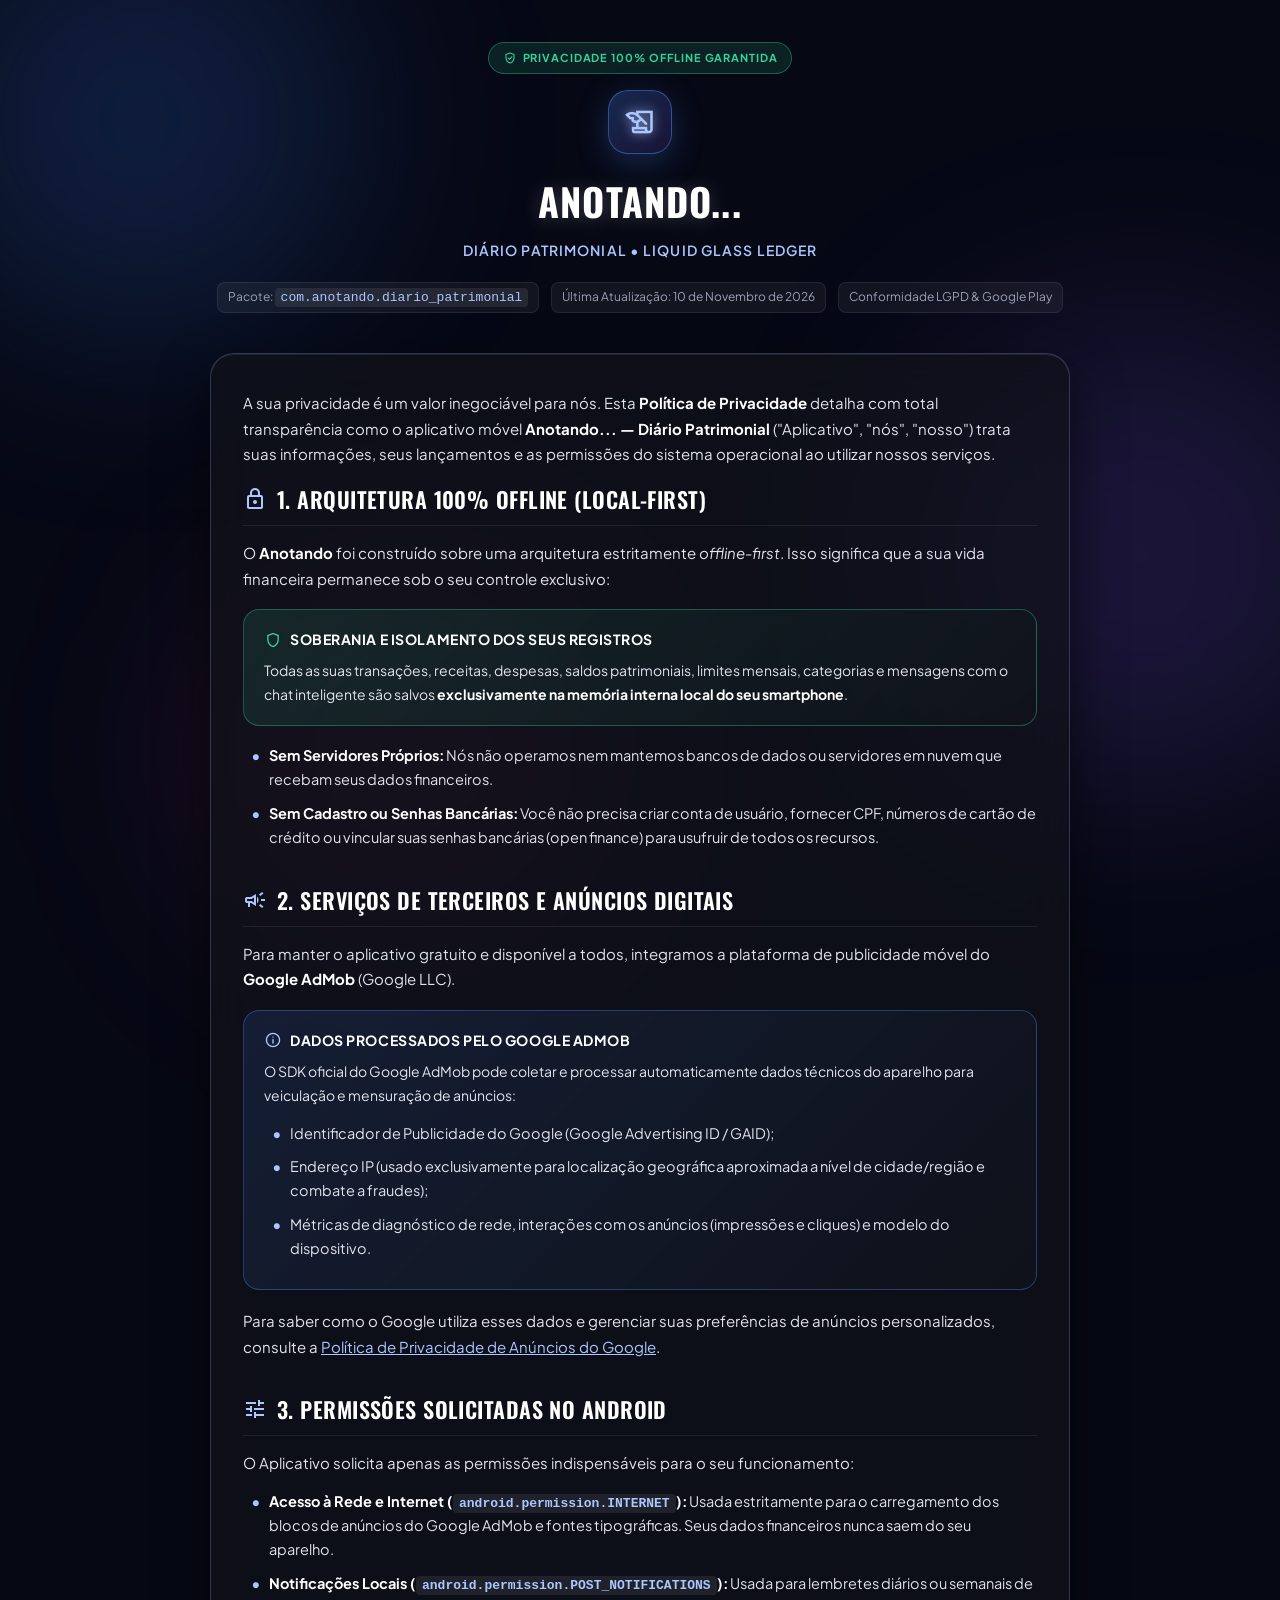
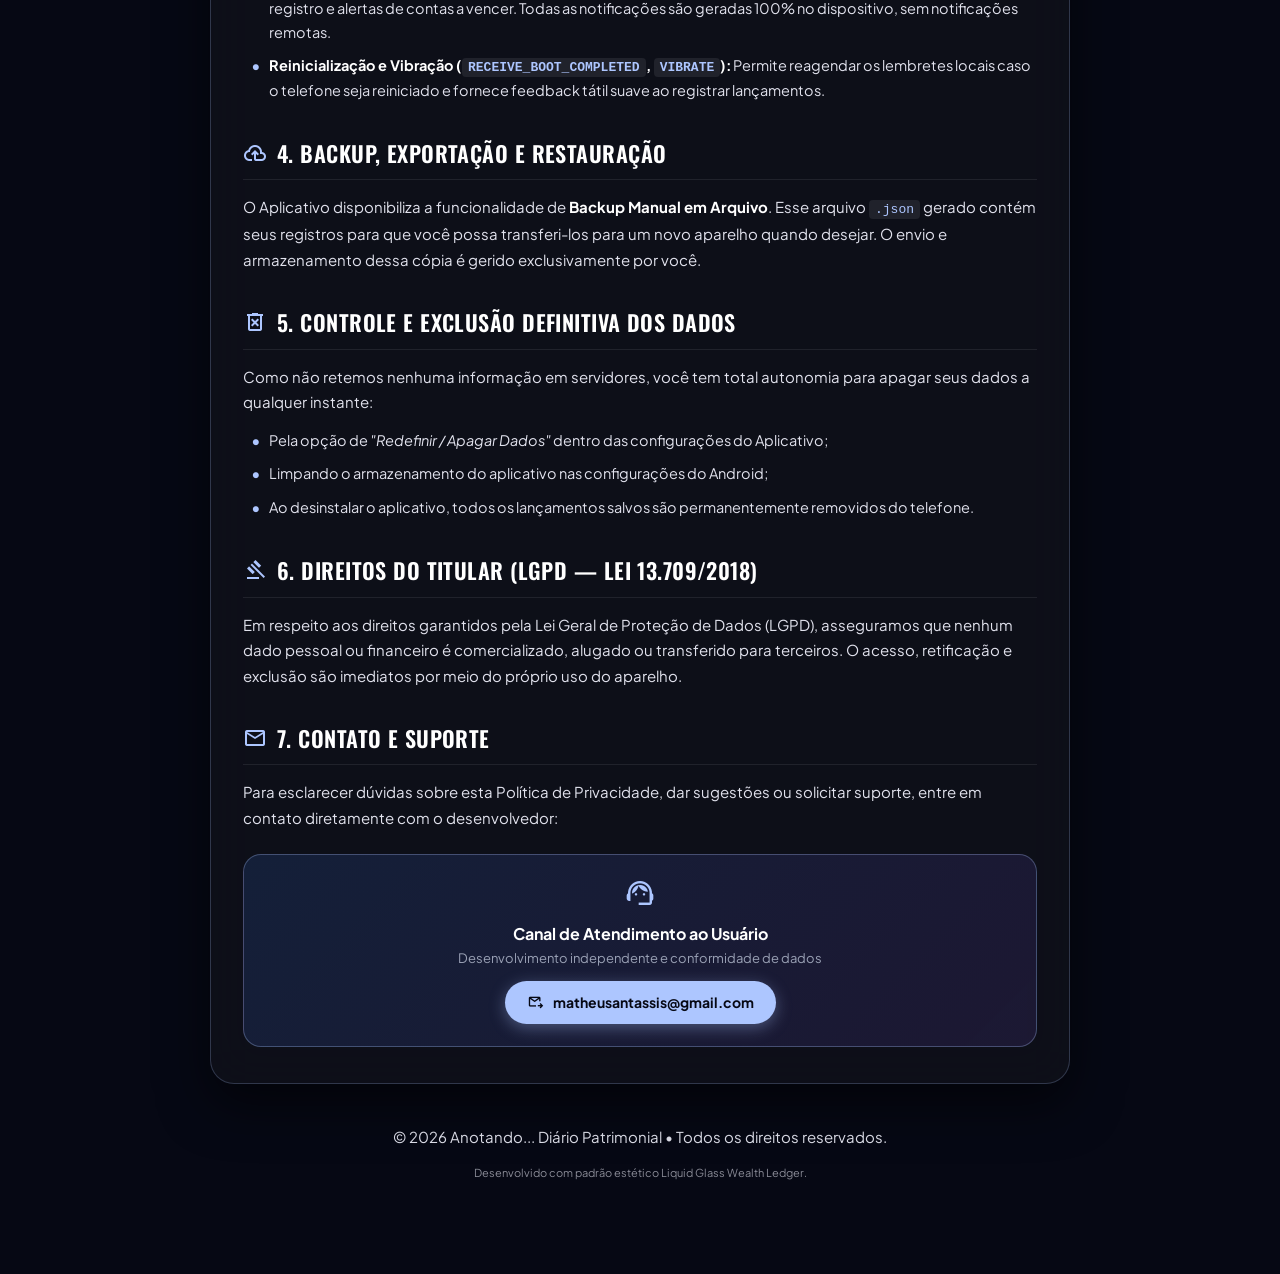
<file: index.html>
<!DOCTYPE html>
<html lang="pt-BR" class="dark">
<head>
  <meta charset="UTF-8">
  <meta name="viewport" content="width=device-width, initial-scale=1.0">
  <title>Política de Privacidade — Anotando... Diário Patrimonial</title>
  
  <link rel="preconnect" href="https://fonts.googleapis.com">
  <link rel="preconnect" href="https://fonts.gstatic.com" crossorigin>
  <link href="https://fonts.googleapis.com/css2?family=Oswald:wght@500;600;700&family=Plus+Jakarta+Sans:wght@400;500;600;700;800&display=swap" rel="stylesheet">
  <link href="https://fonts.googleapis.com/css2?family=Material+Symbols+Outlined:opsz,wght,FILL,GRAD@20..48,100..700,0..1,-50..200" rel="stylesheet">

  <style>
    :root {
      --bg-space: #060814;
      --card-bg: rgba(17, 19, 27, 0.72);
      --card-border: rgba(173, 198, 255, 0.22);
      --card-border-glow: rgba(77, 142, 255, 0.45);
      --primary: #adc6ff;
      --primary-glow: #4d8eff;
      --solar-amber: #f59e0b;
      --emerald-glow: #34d399;
      --text-main: #e1e2ed;
      --text-muted: #9aa1b5;
      --text-dim: #646b82;
      --violet-orb: rgba(139, 92, 246, 0.16);
      --blue-orb: rgba(59, 130, 246, 0.18);
      --magenta-orb: rgba(236, 72, 153, 0.12);
    }
    * { box-sizing: border-box; margin: 0; padding: 0; }
    body {
      background-color: var(--bg-space);
      color: var(--text-main);
      font-family: 'Plus Jakarta Sans', -apple-system, BlinkMacSystemFont, sans-serif;
      line-height: 1.65;
      min-height: 100vh;
      position: relative;
      overflow-x: hidden;
      padding: 32px 16px 80px 16px;
    }
    .orb { position: fixed; border-radius: 50%; filter: blur(100px); pointer-events: none; z-index: 0; }
    .orb-1 { top: -100px; left: -80px; width: 440px; height: 440px; background: var(--blue-orb); }
    .orb-2 { top: 35%; right: -100px; width: 480px; height: 480px; background: var(--violet-orb); }
    .orb-3 { bottom: -60px; left: 15%; width: 420px; height: 420px; background: var(--magenta-orb); }
    .container { max-width: 860px; margin: 0 auto; position: relative; z-index: 10; }
    .brand-header { display: flex; flex-direction: column; align-items: center; text-align: center; margin-bottom: 40px; padding-top: 10px; }
    .brand-badge {
      display: inline-flex; align-items: center; gap: 6px; padding: 6px 14px; border-radius: 999px;
      background: rgba(52, 211, 153, 0.12); border: 1px solid rgba(52, 211, 153, 0.35);
      color: var(--emerald-glow); font-size: 11px; font-weight: 700; letter-spacing: 0.08em; text-transform: uppercase; margin-bottom: 16px;
    }
    .brand-icon {
      width: 64px; height: 64px; border-radius: 20px;
      background: linear-gradient(135deg, rgba(77, 142, 255, 0.25), rgba(139, 92, 246, 0.15));
      border: 1px solid var(--card-border-glow); display: flex; align-items: center; justify-content: center;
      margin-bottom: 16px; box-shadow: 0 8px 32px rgba(77, 142, 255, 0.25); backdrop-filter: blur(12px);
    }
    .brand-icon span { font-size: 34px; color: var(--primary); text-shadow: 0 0 12px rgba(173, 198, 255, 0.8); }
    h1.app-title {
      font-family: 'Oswald', sans-serif; font-size: 38px; font-weight: 700; letter-spacing: 0.03em;
      text-transform: uppercase; color: #ffffff; margin-bottom: 6px; text-shadow: 0 2px 20px rgba(255, 255, 255, 0.2);
    }
    .subtitle { color: var(--primary); font-size: 14px; font-weight: 600; letter-spacing: 0.08em; text-transform: uppercase; margin-bottom: 8px; }
    .meta-bar { display: flex; flex-wrap: wrap; gap: 12px; justify-content: center; margin-top: 12px; font-size: 12px; color: var(--text-muted); }
    .meta-tag { background: rgba(255, 255, 255, 0.05); padding: 4px 10px; border-radius: 8px; border: 1px solid rgba(255, 255, 255, 0.08); }
    .glass-card {
      background: var(--card-bg); backdrop-filter: blur(24px); -webkit-backdrop-filter: blur(24px);
      border: 1px solid var(--card-border); border-radius: 24px; padding: 36px 32px;
      box-shadow: 0 20px 50px rgba(0, 0, 0, 0.55), inset 0 1px 0 rgba(255, 255, 255, 0.08); margin-bottom: 28px;
    }
    @media (max-width: 640px) {
      .glass-card { padding: 24px 18px; border-radius: 18px; }
      h1.app-title { font-size: 28px; }
    }
    .section-title {
      display: flex; align-items: center; gap: 10px; font-family: 'Oswald', sans-serif; font-size: 22px;
      font-weight: 600; letter-spacing: 0.02em; text-transform: uppercase; color: #ffffff;
      margin: 32px 0 14px 0; padding-bottom: 8px; border-bottom: 1px solid rgba(255, 255, 255, 0.08);
    }
    .section-title:first-of-type { margin-top: 0; }
    .section-title span.material-symbols-outlined { color: var(--primary); font-size: 24px; }
    p { color: var(--text-main); font-size: 15px; margin-bottom: 14px; line-height: 1.7; }
    strong { color: #ffffff; font-weight: 700; }
    ul { list-style: none; padding-left: 0; margin-bottom: 18px; }
    li { position: relative; padding-left: 26px; margin-bottom: 10px; font-size: 14.5px; color: var(--text-main); }
    li::before { content: "•"; position: absolute; left: 8px; color: var(--primary); font-size: 18px; line-height: 1.2; }
    .highlight-box {
      background: linear-gradient(135deg, rgba(77, 142, 255, 0.12), rgba(17, 19, 27, 0.8));
      border: 1px solid rgba(77, 142, 255, 0.35); border-radius: 16px; padding: 18px 20px; margin: 18px 0;
    }
    .highlight-box.emerald {
      background: linear-gradient(135deg, rgba(52, 211, 153, 0.12), rgba(17, 19, 27, 0.8)); border-color: rgba(52, 211, 153, 0.35);
    }
    .highlight-title { display: flex; align-items: center; gap: 8px; font-weight: 700; font-size: 14px; color: #ffffff; margin-bottom: 8px; text-transform: uppercase; letter-spacing: 0.04em; }
    .contact-card {
      background: linear-gradient(135deg, rgba(59, 130, 246, 0.15), rgba(139, 92, 246, 0.12));
      border: 1px solid rgba(173, 198, 255, 0.3); border-radius: 18px; padding: 22px; display: flex; flex-direction: column; align-items: center; text-align: center; gap: 12px; margin-top: 24px;
    }
    .contact-link {
      display: inline-flex; align-items: center; gap: 8px; padding: 10px 22px; border-radius: 999px;
      background: var(--primary); color: #060814; font-weight: 700; font-size: 14px; text-decoration: none; transition: all 0.2s ease; box-shadow: 0 4px 16px rgba(173, 198, 255, 0.35);
    }
    .contact-link:hover { transform: translateY(-2px); box-shadow: 0 6px 20px rgba(173, 198, 255, 0.55); background: #ffffff; }
    footer { text-align: center; color: var(--text-dim); font-size: 12px; margin-top: 40px; }
    code { background: rgba(255, 255, 255, 0.08); padding: 2px 6px; border-radius: 4px; font-size: 13px; color: var(--primary); }
  </style>
</head>
<body>
  <div class="orb orb-1"></div>
  <div class="orb orb-2"></div>
  <div class="orb orb-3"></div>

  <div class="container">
    <header class="brand-header">
      <div class="brand-badge">
        <span class="material-symbols-outlined" style="font-size: 14px;">verified_user</span>
        Privacidade 100% Offline Garantida
      </div>
      <div class="brand-icon">
        <span class="material-symbols-outlined">history_edu</span>
      </div>
      <h1 class="app-title">Anotando...</h1>
      <div class="subtitle">Diário Patrimonial • Liquid Glass Ledger</div>
      <div class="meta-bar">
        <span class="meta-tag">Pacote: <code>com.anotando.diario_patrimonial</code></span>
        <span class="meta-tag">Última Atualização: 10 de Novembro de 2026</span>
        <span class="meta-tag">Conformidade LGPD & Google Play</span>
      </div>
    </header>

    <main class="glass-card">
      <p>
        A sua privacidade é um valor inegociável para nós. Esta <strong>Política de Privacidade</strong> detalha com total transparência como o aplicativo móvel <strong>Anotando... — Diário Patrimonial</strong> ("Aplicativo", "nós", "nosso") trata suas informações, seus lançamentos e as permissões do sistema operacional ao utilizar nossos serviços.
      </p>

      <h2 class="section-title">
        <span class="material-symbols-outlined">lock</span>
        1. Arquitetura 100% Offline (Local-First)
      </h2>
      <p>O <strong>Anotando</strong> foi construído sobre uma arquitetura estritamente <em>offline-first</em>. Isso significa que a sua vida financeira permanece sob o seu controle exclusivo:</p>
      
      <div class="highlight-box emerald">
        <div class="highlight-title">
          <span class="material-symbols-outlined" style="font-size: 18px; color: var(--emerald-glow);">shield</span>
          Soberania e Isolamento dos seus Registros
        </div>
        <p style="margin-bottom: 0; font-size: 14px;">
          Todas as suas transações, receitas, despesas, saldos patrimoniais, limites mensais, categorias e mensagens com o chat inteligente são salvos <strong>exclusivamente na memória interna local do seu smartphone</strong>.
        </p>
      </div>

      <ul>
        <li><strong>Sem Servidores Próprios:</strong> Nós não operamos nem mantemos bancos de dados ou servidores em nuvem que recebam seus dados financeiros.</li>
        <li><strong>Sem Cadastro ou Senhas Bancárias:</strong> Você não precisa criar conta de usuário, fornecer CPF, números de cartão de crédito ou vincular suas senhas bancárias (open finance) para usufruir de todos os recursos.</li>
      </ul>

      <h2 class="section-title">
        <span class="material-symbols-outlined">campaign</span>
        2. Serviços de Terceiros e Anúncios Digitais
      </h2>
      <p>Para manter o aplicativo gratuito e disponível a todos, integramos a plataforma de publicidade móvel do <strong>Google AdMob</strong> (Google LLC).</p>

      <div class="highlight-box">
        <div class="highlight-title">
          <span class="material-symbols-outlined" style="font-size: 18px; color: var(--primary);">info</span>
          Dados Processados pelo Google AdMob
        </div>
        <p style="font-size: 14px;">O SDK oficial do Google AdMob pode coletar e processar automaticamente dados técnicos do aparelho para veiculação e mensuração de anúncios:</p>
        <ul style="margin-bottom: 0;">
          <li>Identificador de Publicidade do Google (Google Advertising ID / GAID);</li>
          <li>Endereço IP (usado exclusivamente para localização geográfica aproximada a nível de cidade/região e combate a fraudes);</li>
          <li>Métricas de diagnóstico de rede, interações com os anúncios (impressões e cliques) e modelo do dispositivo.</li>
        </ul>
      </div>
      <p>
        Para saber como o Google utiliza esses dados e gerenciar suas preferências de anúncios personalizados, consulte a <a href="https://policies.google.com/technologies/ads" target="_blank" rel="noopener" style="color: var(--primary); text-decoration: underline;">Política de Privacidade de Anúncios do Google</a>.
      </p>

      <h2 class="section-title">
        <span class="material-symbols-outlined">tune</span>
        3. Permissões Solicitadas no Android
      </h2>
      <p>O Aplicativo solicita apenas as permissões indispensáveis para o seu funcionamento:</p>
      <ul>
        <li><strong>Acesso à Rede e Internet (<code>android.permission.INTERNET</code>):</strong> Usada estritamente para o carregamento dos blocos de anúncios do Google AdMob e fontes tipográficas. Seus dados financeiros nunca saem do seu aparelho.</li>
        <li><strong>Notificações Locais (<code>android.permission.POST_NOTIFICATIONS</code>):</strong> Usada para lembretes diários ou semanais de registro e alertas de contas a vencer. Todas as notificações são geradas 100% no dispositivo, sem notificações remotas.</li>
        <li><strong>Reinicialização e Vibração (<code>RECEIVE_BOOT_COMPLETED</code>, <code>VIBRATE</code>):</strong> Permite reagendar os lembretes locais caso o telefone seja reiniciado e fornece feedback tátil suave ao registrar lançamentos.</li>
      </ul>

      <h2 class="section-title">
        <span class="material-symbols-outlined">backup</span>
        4. Backup, Exportação e Restauração
      </h2>
      <p>O Aplicativo disponibiliza a funcionalidade de <strong>Backup Manual em Arquivo</strong>. Esse arquivo <code>.json</code> gerado contém seus registros para que você possa transferi-los para um novo aparelho quando desejar. O envio e armazenamento dessa cópia é gerido exclusivamente por você.</p>

      <h2 class="section-title">
        <span class="material-symbols-outlined">delete_forever</span>
        5. Controle e Exclusão Definitiva dos Dados
      </h2>
      <p>Como não retemos nenhuma informação em servidores, você tem total autonomia para apagar seus dados a qualquer instante:</p>
      <ul>
        <li>Pela opção de <em>"Redefinir / Apagar Dados"</em> dentro das configurações do Aplicativo;</li>
        <li>Limpando o armazenamento do aplicativo nas configurações do Android;</li>
        <li>Ao desinstalar o aplicativo, todos os lançamentos salvos são permanentemente removidos do telefone.</li>
      </ul>

      <h2 class="section-title">
        <span class="material-symbols-outlined">gavel</span>
        6. Direitos do Titular (LGPD — Lei 13.709/2018)
      </h2>
      <p>Em respeito aos direitos garantidos pela Lei Geral de Proteção de Dados (LGPD), asseguramos que nenhum dado pessoal ou financeiro é comercializado, alugado ou transferido para terceiros. O acesso, retificação e exclusão são imediatos por meio do próprio uso do aparelho.</p>

      <h2 class="section-title">
        <span class="material-symbols-outlined">mail</span>
        7. Contato e Suporte
      </h2>
      <p>Para esclarecer dúvidas sobre esta Política de Privacidade, dar sugestões ou solicitar suporte, entre em contato diretamente com o desenvolvedor:</p>

      <div class="contact-card">
        <span class="material-symbols-outlined" style="font-size: 32px; color: var(--primary);">support_agent</span>
        <div>
          <div style="font-weight: 700; color: #ffffff; font-size: 16px;">Canal de Atendimento ao Usuário</div>
          <div style="color: var(--text-muted); font-size: 13px;">Desenvolvimento independente e conformidade de dados</div>
        </div>
        <a href="mailto:matheusantassis@gmail.com" class="contact-link">
          <span class="material-symbols-outlined" style="font-size: 18px;">outgoing_mail</span>
          matheusantassis@gmail.com
        </a>
      </div>
    </main>

    <footer>
      <p>© 2026 Anotando... Diário Patrimonial • Todos os direitos reservados.</p>
      <p style="font-size: 11px; opacity: 0.6; margin-top: 4px;">Desenvolvido com padrão estético Liquid Glass Wealth Ledger.</p>
    </footer>
  </div>
</body>
</html>
</file>
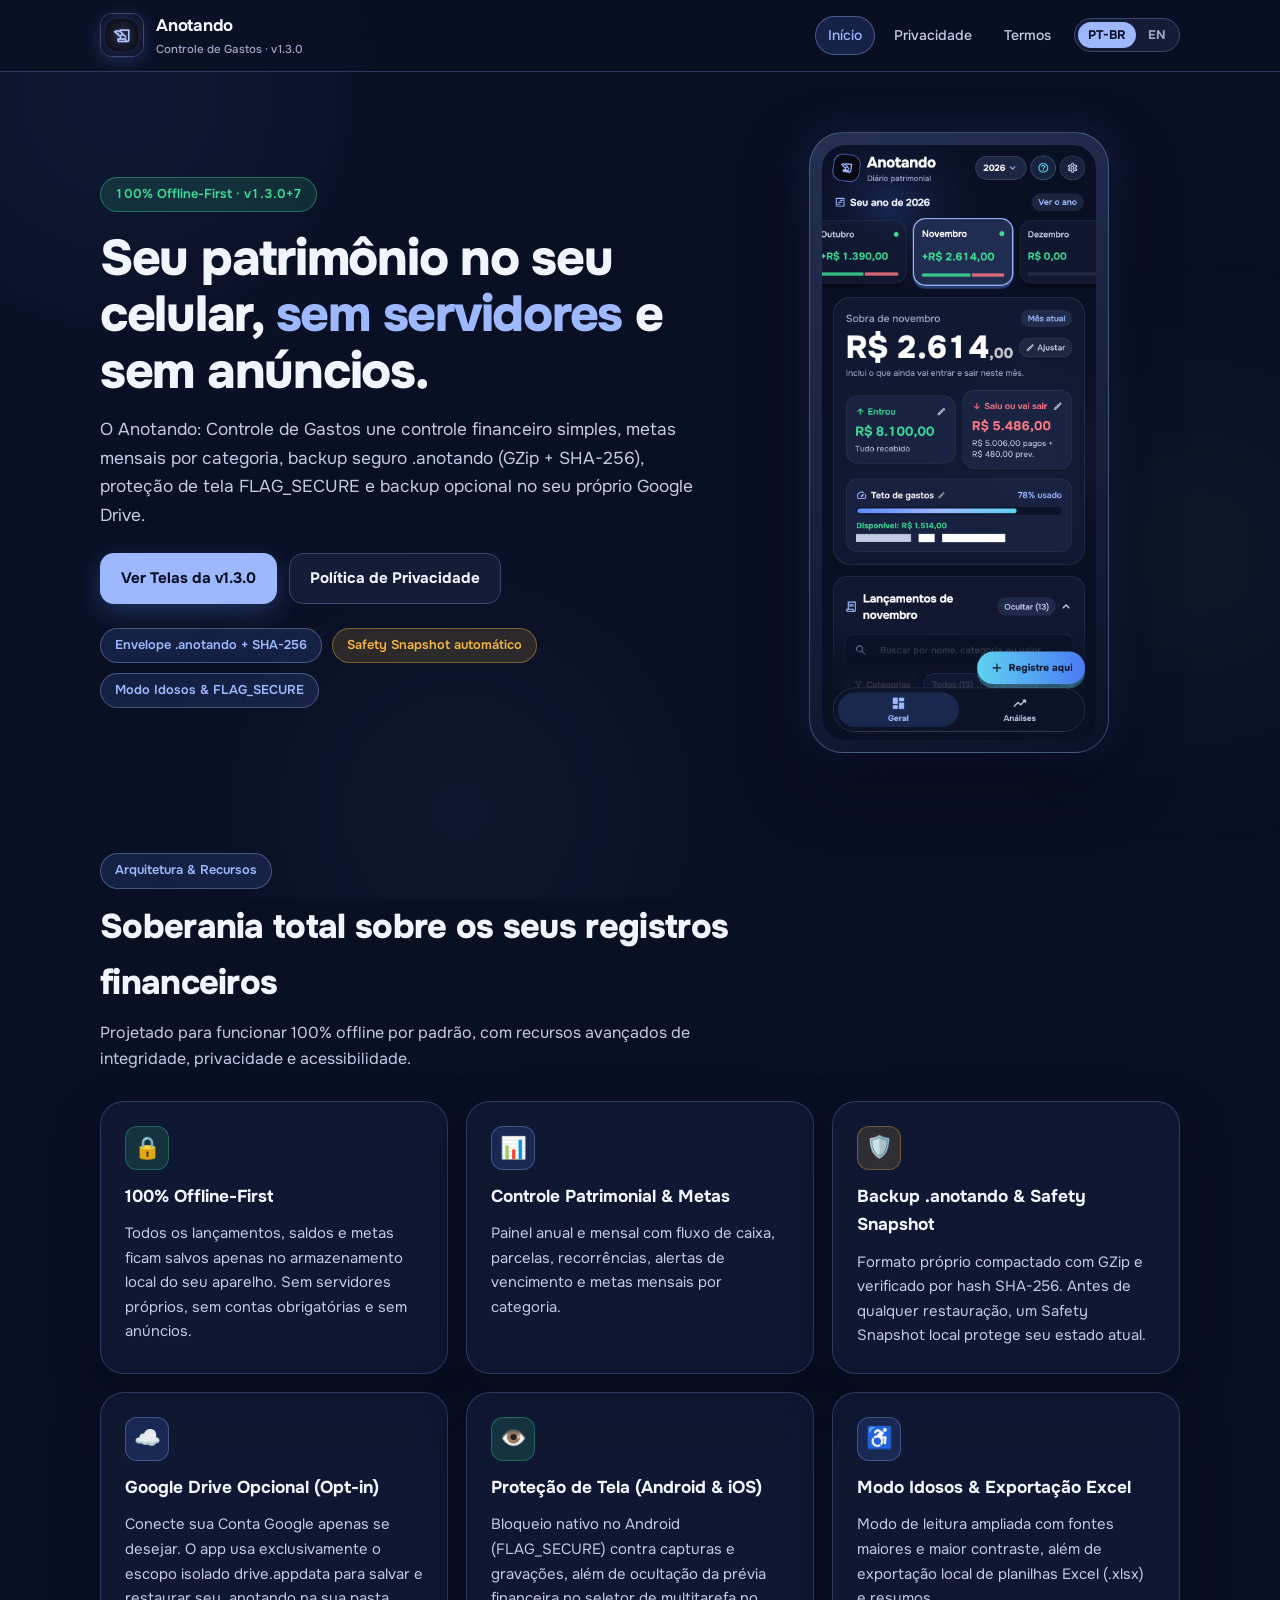
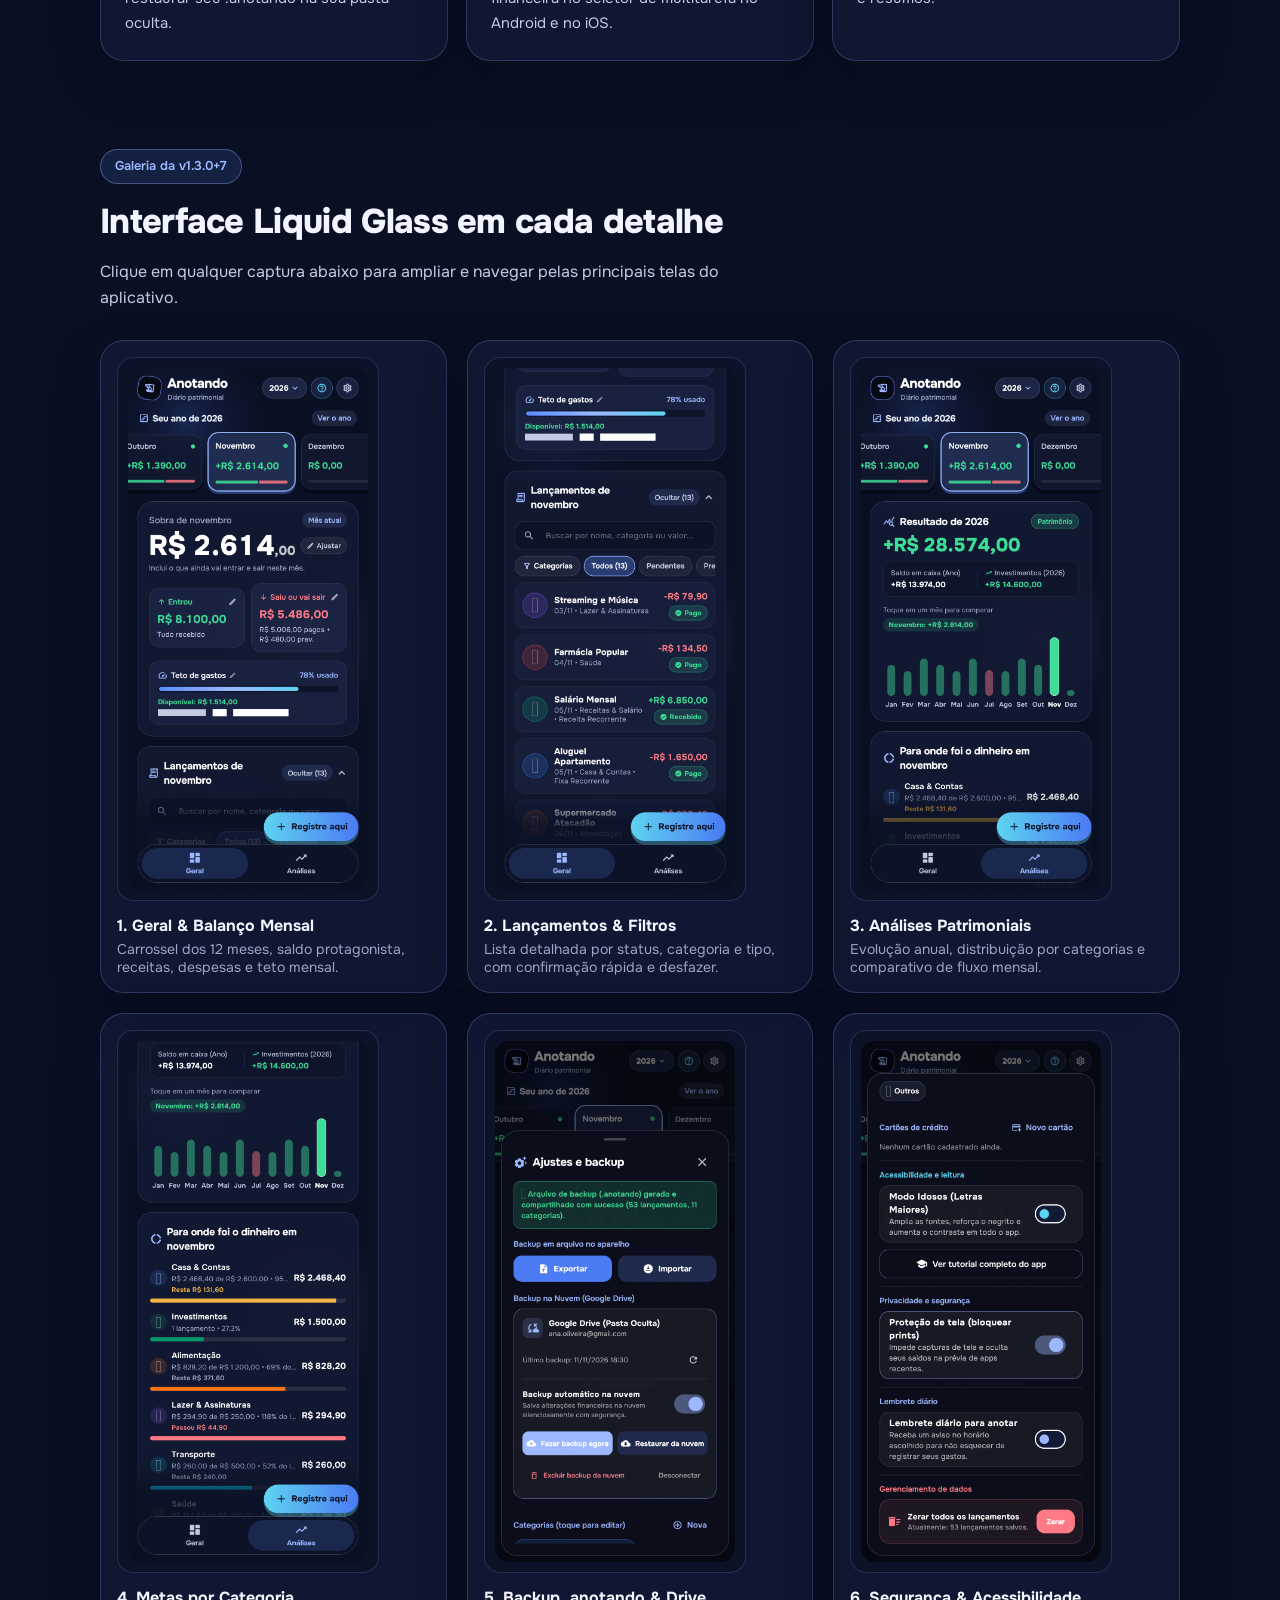
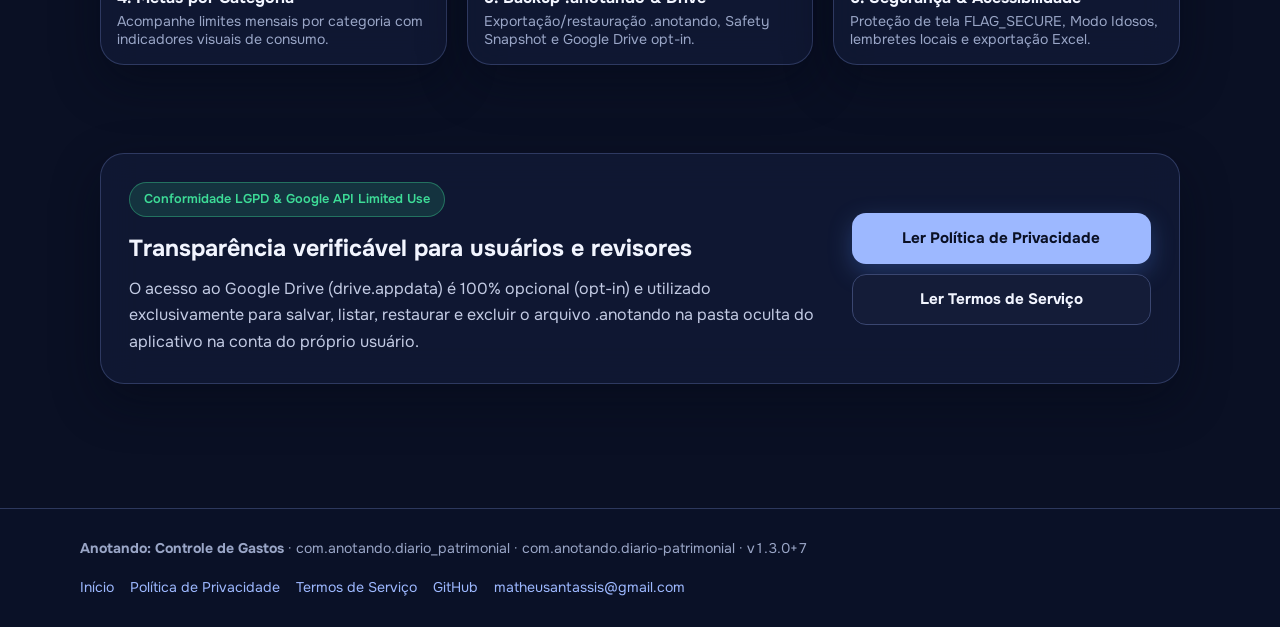
<file: docs/index.html>
<!DOCTYPE html>
<html lang="pt-BR">
<head>
  <meta charset="UTF-8">
  <meta name="viewport" content="width=device-width, initial-scale=1.0">
  <meta name="google-site-verification" content="akW06YeuNGeYQdoO3-yNNaCSAA2SrmREO1eNWxNx-Mk">
  <meta name="description" content="Anotando: Controle de Gastos: aplicativo 100% offline-first de finanças pessoais, metas mensais por categoria, backup .anotando (GZip + SHA-256) e sincronização opcional no Google Drive.">
  <meta name="theme-color" content="#0A1024">
  <title>Anotando: Controle de Gastos (v1.3.0)</title>
  <meta property="og:type" content="website">
  <meta property="og:title" content="Anotando: Controle de Gastos">
  <meta property="og:description" content="Aplicativo 100% offline-first de controle financeiro, metas mensais por categoria, backup .anotando (GZip + SHA-256) e sincronização opcional no Google Drive.">
  <meta property="og:image" content="https://matheusassisx.github.io/anotando-diariopatrimonial/assets/banner-miniatura.png">
  <meta name="twitter:card" content="summary_large_image">
  <meta name="twitter:image" content="https://matheusassisx.github.io/anotando-diariopatrimonial/assets/banner-miniatura.png">
  <link rel="icon" type="image/png" href="./assets/icon-512.png">
  <link rel="preconnect" href="https://fonts.googleapis.com">
  <link rel="preconnect" href="https://fonts.gstatic.com" crossorigin>
  <link href="https://fonts.googleapis.com/css2?family=Onest:wght@400;500;600;700;800&display=swap" rel="stylesheet">
  <link rel="stylesheet" href="./assets/styles.css">
</head>
<body
  data-title-pt="Anotando: Controle de Gastos (v1.3.0)"
  data-title-en="Anotando: Controle de Gastos (v1.3.0)">

  <div class="ambient-orbs" aria-hidden="true">
    <div class="orb orb-primary"></div>
    <div class="orb orb-emerald"></div>
    <div class="orb orb-violet"></div>
  </div>

  <header class="topbar">
    <div class="topbar-inner">
      <a class="brand-link" href="./index.html">
        <img src="./assets/icon-512.png" alt="Ícone do aplicativo Anotando" data-alt-pt="Ícone do aplicativo Anotando" data-alt-en="Anotando app icon">
        <span>
          Anotando
          <span class="brand-sub" data-pt="Controle de Gastos · v1.3.0" data-en="Expense Tracker · v1.3.0">Controle de Gastos · v1.3.0</span>
        </span>
      </a>

      <nav class="nav-actions" aria-label="Navegação principal">
        <div class="nav-links">
          <a class="nav-link active" href="./index.html" data-pt="Início" data-en="Home">Início</a>
          <a class="nav-link" href="./privacy-policy.html" data-pt="Privacidade" data-en="Privacy">Privacidade</a>
          <a class="nav-link" href="./terms.html" data-pt="Termos" data-en="Terms">Termos</a>
        </div>
        <div class="lang-switch" role="group" aria-label="Selecionar idioma">
          <button type="button" class="lang-btn active" data-lang-btn="pt-BR" aria-pressed="true">PT-BR</button>
          <button type="button" class="lang-btn" data-lang-btn="en" aria-pressed="false">EN</button>
        </div>
      </nav>
    </div>
  </header>

  <main class="container">
    <!-- Hero -->
    <section class="hero">
      <div>
        <span class="pill pill-emerald tabular" data-pt="100% Offline-First · v1.3.0+7" data-en="100% Offline-First · v1.3.0+7">100% Offline-First · v1.3.0+7</span>
        <h1 data-pt-html="Seu patrimônio no seu celular, <span class='accent'>sem servidores</span> e sem anúncios."
            data-en-html="Your wealth ledger on your device, <span class='accent'>no servers</span> and zero ads.">
          Seu patrimônio no seu celular, <span class="accent">sem servidores</span> e sem anúncios.
        </h1>
        <p class="hero-lead"
           data-pt="O Anotando: Controle de Gastos une controle financeiro simples, metas mensais por categoria, backup seguro .anotando (GZip + SHA-256), proteção de tela FLAG_SECURE e backup opcional no seu próprio Google Drive."
           data-en="Anotando: Controle de Gastos combines straightforward personal finance tracking, monthly category budgets, secure .anotando (GZip + SHA-256) backups, FLAG_SECURE screen protection, and optional opt-in Google Drive backup.">
          O Anotando: Controle de Gastos une controle financeiro simples, metas mensais por categoria, backup seguro .anotando (GZip + SHA-256), proteção de tela FLAG_SECURE e backup opcional no seu próprio Google Drive.
        </p>

        <div class="hero-cta">
          <a class="btn btn-primary" href="#galeria" data-pt="Ver Telas da v1.3.0" data-en="Explore v1.3.0 Screens">Ver Telas da v1.3.0</a>
          <a class="btn btn-secondary" href="./privacy-policy.html" data-pt="Política de Privacidade" data-en="Privacy Policy">Política de Privacidade</a>
        </div>

        <div class="hero-highlights">
          <span class="pill" data-pt="Envelope .anotando + SHA-256" data-en=".anotando Envelope + SHA-256">Envelope .anotando + SHA-256</span>
          <span class="pill pill-amber" data-pt="Safety Snapshot automático" data-en="Automatic Safety Snapshot">Safety Snapshot automático</span>
          <span class="pill" data-pt="Modo Idosos &amp; FLAG_SECURE" data-en="Senior Mode &amp; FLAG_SECURE">Modo Idosos &amp; FLAG_SECURE</span>
        </div>
      </div>

      <div class="hero-device">
        <div class="phone-frame">
          <img
            src="./assets/iphone17_1_geral.png"
            alt="Tela Geral do Anotando exibindo balanço mensal e carrossel de meses"
            data-alt-pt="Tela Geral do Anotando exibindo balanço mensal e carrossel de meses"
            data-alt-en="Anotando Overview screen showing monthly balance and month carousel">
        </div>
      </div>
    </section>

    <!-- Features -->
    <section class="section" id="recursos">
      <div class="section-header">
        <span class="pill" data-pt="Arquitetura &amp; Recursos" data-en="Architecture &amp; Features">Arquitetura &amp; Recursos</span>
        <h2 data-pt="Soberania total sobre os seus registros financeiros" data-en="Complete ownership of your financial records">Soberania total sobre os seus registros financeiros</h2>
        <p data-pt="Projetado para funcionar 100% offline por padrão, com recursos avançados de integridade, privacidade e acessibilidade."
           data-en="Built to work 100% offline by default, with advanced integrity, privacy, and accessibility safeguards.">
          Projetado para funcionar 100% offline por padrão, com recursos avançados de integridade, privacidade e acessibilidade.
        </p>
      </div>

      <div class="features-grid">
        <article class="glass-card feature-card">
          <div class="feature-icon emerald" aria-hidden="true">🔒</div>
          <h3 data-pt="100% Offline-First" data-en="100% Offline-First">100% Offline-First</h3>
          <p data-pt="Todos os lançamentos, saldos e metas ficam salvos apenas no armazenamento local do seu aparelho. Sem servidores próprios, sem contas obrigatórias e sem anúncios."
             data-en="All transactions, balances, and budgets stay strictly on your device's local storage. No proprietary servers, no mandatory accounts, and zero ads.">
            Todos os lançamentos, saldos e metas ficam salvos apenas no armazenamento local do seu aparelho. Sem servidores próprios, sem contas obrigatórias e sem anúncios.
          </p>
        </article>

        <article class="glass-card feature-card">
          <div class="feature-icon" aria-hidden="true">📊</div>
          <h3 data-pt="Controle Patrimonial &amp; Metas" data-en="Wealth Ledger &amp; Budgets">Controle Patrimonial &amp; Metas</h3>
          <p data-pt="Painel anual e mensal com fluxo de caixa, parcelas, recorrências, alertas de vencimento e metas mensais por categoria."
             data-en="Annual and monthly dashboard with cash flow, installments, recurring entries, due-date alerts, and monthly category budgets.">
            Painel anual e mensal com fluxo de caixa, parcelas, recorrências, alertas de vencimento e metas mensais por categoria.
          </p>
        </article>

        <article class="glass-card feature-card">
          <div class="feature-icon amber" aria-hidden="true">🛡️</div>
          <h3 data-pt="Backup .anotando &amp; Safety Snapshot" data-en=".anotando Backup &amp; Safety Snapshot">Backup .anotando &amp; Safety Snapshot</h3>
          <p data-pt="Formato próprio compactado com GZip e verificado por hash SHA-256. Antes de qualquer restauração, um Safety Snapshot local protege seu estado atual."
             data-en="Proprietary format compressed with GZip and verified via SHA-256 hash. Before any restore, a local Safety Snapshot protects your current state.">
            Formato próprio compactado com GZip e verificado por hash SHA-256. Antes de qualquer restauração, um Safety Snapshot local protege seu estado atual.
          </p>
        </article>

        <article class="glass-card feature-card">
          <div class="feature-icon" aria-hidden="true">☁️</div>
          <h3 data-pt="Google Drive Opcional (Opt-in)" data-en="Optional Google Drive (Opt-in)">Google Drive Opcional (Opt-in)</h3>
          <p data-pt="Conecte sua Conta Google apenas se desejar. O app usa exclusivamente o escopo isolado drive.appdata para salvar e restaurar seu .anotando na sua pasta oculta."
             data-en="Connect your Google Account only if you choose to. The app strictly uses the isolated drive.appdata scope to save and restore your .anotando file in your hidden app folder.">
            Conecte sua Conta Google apenas se desejar. O app usa exclusivamente o escopo isolado drive.appdata para salvar e restaurar seu .anotando na sua pasta oculta.
          </p>
        </article>

        <article class="glass-card feature-card">
          <div class="feature-icon emerald" aria-hidden="true">👁️</div>
          <h3 data-pt="Proteção de Tela (Android &amp; iOS)" data-en="Screen Protection (Android &amp; iOS)">Proteção de Tela (Android &amp; iOS)</h3>
          <p data-pt="Bloqueio nativo no Android (FLAG_SECURE) contra capturas e gravações, além de ocultação da prévia financeira no seletor de multitarefa no Android e no iOS."
             data-en="Native Android protection (FLAG_SECURE) blocking screenshots and screen recording, plus multitasking switcher preview hiding on both Android and iOS.">
            Bloqueio nativo no Android (FLAG_SECURE) contra capturas e gravações, além de ocultação da prévia financeira no seletor de multitarefa no Android e no iOS.
          </p>
        </article>

        <article class="glass-card feature-card">
          <div class="feature-icon" aria-hidden="true">♿</div>
          <h3 data-pt="Modo Idosos &amp; Exportação Excel" data-en="Senior Mode &amp; Excel Export">Modo Idosos &amp; Exportação Excel</h3>
          <p data-pt="Modo de leitura ampliada com fontes maiores e maior contraste, além de exportação local de planilhas Excel (.xlsx) e resumos."
             data-en="Accessible reading mode with larger typography and enhanced contrast, plus local Excel (.xlsx) spreadsheet and summary exports.">
            Modo de leitura ampliada com fontes maiores e maior contraste, além de exportação local de planilhas Excel (.xlsx) e resumos.
          </p>
        </article>
      </div>
    </section>

    <!-- Interactive Screenshot Gallery -->
    <section class="section" id="galeria">
      <div class="section-header">
        <span class="pill" data-pt="Galeria da v1.3.0+7" data-en="v1.3.0+7 Gallery">Galeria da v1.3.0+7</span>
        <h2 data-pt="Interface Liquid Glass em cada detalhe" data-en="Liquid Glass interface in every detail">Interface Liquid Glass em cada detalhe</h2>
        <p data-pt="Clique em qualquer captura abaixo para ampliar e navegar pelas principais telas do aplicativo."
           data-en="Click any screenshot below to zoom in and browse the core screens of the app.">
          Clique em qualquer captura abaixo para ampliar e navegar pelas principais telas do aplicativo.
        </p>
      </div>

      <div class="gallery-grid" id="galleryGrid">
        <button type="button" class="glass-card shot-card" data-shot-index="0">
          <div class="shot-thumb">
            <img src="./assets/iphone17_1_geral.png" loading="lazy"
                 alt="Tela Geral e Balanço Mensal"
                 data-alt-pt="Tela Geral e Balanço Mensal"
                 data-alt-en="Overview and Monthly Balance screen">
          </div>
          <div class="shot-meta">
            <h3 data-pt="1. Geral &amp; Balanço Mensal" data-en="1. Overview &amp; Monthly Balance">1. Geral &amp; Balanço Mensal</h3>
            <p data-pt="Carrossel dos 12 meses, saldo protagonista, receitas, despesas e teto mensal."
               data-en="12-month carousel, featured balance, income, expenses, and monthly spending cap.">
              Carrossel dos 12 meses, saldo protagonista, receitas, despesas e teto mensal.
            </p>
          </div>
        </button>

        <button type="button" class="glass-card shot-card" data-shot-index="1">
          <div class="shot-thumb">
            <img src="./assets/iphone17_2_geral_lancamentos.png" loading="lazy"
                 alt="Lançamentos e Filtros Rápidos"
                 data-alt-pt="Lançamentos e Filtros Rápidos"
                 data-alt-en="Transactions and Quick Filters">
          </div>
          <div class="shot-meta">
            <h3 data-pt="2. Lançamentos &amp; Filtros" data-en="2. Transactions &amp; Filters">2. Lançamentos &amp; Filtros</h3>
            <p data-pt="Lista detalhada por status, categoria e tipo, com confirmação rápida e desfazer."
               data-en="Detailed list by status, category, and type, with quick confirmation and undo.">
              Lista detalhada por status, categoria e tipo, com confirmação rápida e desfazer.
            </p>
          </div>
        </button>

        <button type="button" class="glass-card shot-card" data-shot-index="2">
          <div class="shot-thumb">
            <img src="./assets/iphone17_3_analises.png" loading="lazy"
                 alt="Análises Patrimoniais"
                 data-alt-pt="Análises Patrimoniais"
                 data-alt-en="Wealth Analytics">
          </div>
          <div class="shot-meta">
            <h3 data-pt="3. Análises Patrimoniais" data-en="3. Wealth Analytics">3. Análises Patrimoniais</h3>
            <p data-pt="Evolução anual, distribuição por categorias e comparativo de fluxo mensal."
               data-en="Annual evolution, category breakdown, and monthly cash flow comparison.">
              Evolução anual, distribuição por categorias e comparativo de fluxo mensal.
            </p>
          </div>
        </button>

        <button type="button" class="glass-card shot-card" data-shot-index="3">
          <div class="shot-thumb">
            <img src="./assets/iphone17_4_analises_metas.png" loading="lazy"
                 alt="Metas Mensais por Categoria"
                 data-alt-pt="Metas Mensais por Categoria"
                 data-alt-en="Monthly Category Budgets">
          </div>
          <div class="shot-meta">
            <h3 data-pt="4. Metas por Categoria" data-en="4. Category Budgets">4. Metas por Categoria</h3>
            <p data-pt="Acompanhe limites mensais por categoria com indicadores visuais de consumo."
               data-en="Track monthly limits per category with clear consumption progress indicators.">
              Acompanhe limites mensais por categoria com indicadores visuais de consumo.
            </p>
          </div>
        </button>

        <button type="button" class="glass-card shot-card" data-shot-index="4">
          <div class="shot-thumb">
            <img src="./assets/iphone17_5_ajustes_backup.png" loading="lazy"
                 alt="Ajustes de Backup .anotando e Google Drive"
                 data-alt-pt="Ajustes de Backup .anotando e Google Drive"
                 data-alt-en=".anotando Backup and Google Drive Settings">
          </div>
          <div class="shot-meta">
            <h3 data-pt="5. Backup .anotando &amp; Drive" data-en="5. .anotando Backup &amp; Drive">5. Backup .anotando &amp; Drive</h3>
            <p data-pt="Exportação/restauração .anotando, Safety Snapshot e Google Drive opt-in."
               data-en=".anotando export/restore, Safety Snapshot, and optional opt-in Google Drive.">
              Exportação/restauração .anotando, Safety Snapshot e Google Drive opt-in.
            </p>
          </div>
        </button>

        <button type="button" class="glass-card shot-card" data-shot-index="5">
          <div class="shot-thumb">
            <img src="./assets/iphone17_6_ajustes_seguranca.png" loading="lazy"
                 alt="Ajustes de Segurança FLAG_SECURE e Modo Idosos"
                 data-alt-pt="Ajustes de Segurança FLAG_SECURE e Modo Idosos"
                 data-alt-en="Security FLAG_SECURE and Senior Mode Settings">
          </div>
          <div class="shot-meta">
            <h3 data-pt="6. Segurança &amp; Acessibilidade" data-en="6. Security &amp; Accessibility">6. Segurança &amp; Acessibilidade</h3>
            <p data-pt="Proteção de tela FLAG_SECURE, Modo Idosos, lembretes locais e exportação Excel."
               data-en="FLAG_SECURE screen protection, Senior Mode, local reminders, and Excel export.">
              Proteção de tela FLAG_SECURE, Modo Idosos, lembretes locais e exportação Excel.
            </p>
          </div>
        </button>
      </div>
    </section>

    <!-- Trust & Compliance Banner -->
    <section class="section">
      <div class="glass-card trust-banner">
        <div>
          <span class="pill pill-emerald" data-pt="Conformidade LGPD &amp; Google API Limited Use" data-en="LGPD &amp; Google API Limited Use Compliant">Conformidade LGPD &amp; Google API Limited Use</span>
          <h2 style="margin-top: 12px; margin-bottom: 8px; font-size: 1.45rem;"
              data-pt="Transparência verificável para usuários e revisores"
              data-en="Verifiable transparency for users and reviewers">
            Transparência verificável para usuários e revisores
          </h2>
          <p style="color: var(--on-surface-variant);"
             data-pt="O acesso ao Google Drive (drive.appdata) é 100% opcional (opt-in) e utilizado exclusivamente para salvar, listar, restaurar e excluir o arquivo .anotando na pasta oculta do aplicativo na conta do próprio usuário."
             data-en="Google Drive access (drive.appdata) is 100% optional (opt-in) and used exclusively to save, list, restore, and delete the .anotando backup file inside the app's hidden folder on the user's own account.">
            O acesso ao Google Drive (drive.appdata) é 100% opcional (opt-in) e utilizado exclusivamente para salvar, listar, restaurar e excluir o arquivo .anotando na pasta oculta do aplicativo na conta do próprio usuário.
          </p>
        </div>
        <div class="trust-actions">
          <a class="btn btn-primary" href="./privacy-policy.html" data-pt="Ler Política de Privacidade" data-en="Read Privacy Policy">Ler Política de Privacidade</a>
          <a class="btn btn-secondary" href="./terms.html" data-pt="Ler Termos de Serviço" data-en="Read Terms of Service">Ler Termos de Serviço</a>
        </div>
      </div>
    </section>
  </main>

  <!-- Lightbox Modal -->
  <div class="lightbox" id="lightbox" role="dialog" aria-modal="true" aria-labelledby="lightboxTitle">
    <div class="glass-card lightbox-dialog">
      <div class="lightbox-controls">
        <strong id="lightboxTitle" style="font-size: 1rem;"></strong>
        <button type="button" class="icon-btn" id="lightboxClose" data-pt="Fechar ✕" data-en="Close ✕">Fechar ✕</button>
      </div>
      <img id="lightboxImg" src="./assets/iphone17_1_geral.png" alt="">
      <p id="lightboxDesc" style="font-size: 0.9rem; color: var(--on-surface-variant);"></p>
      <div class="lightbox-controls">
        <button type="button" class="icon-btn" id="lightboxPrev" data-pt="← Anterior" data-en="← Previous">← Anterior</button>
        <span id="lightboxCounter" class="tabular" style="font-size: 0.85rem; color: var(--text-muted);">1 / 6</span>
        <button type="button" class="icon-btn" id="lightboxNext" data-pt="Próxima →" data-en="Next →">Próxima →</button>
      </div>
    </div>
  </div>

  <footer class="footer">
    <div class="footer-inner">
      <div>
        <strong>Anotando: Controle de Gastos</strong> · <span class="tabular">com.anotando.diario_patrimonial</span> · <span class="tabular">com.anotando.diario-patrimonial</span> · <span class="tabular">v1.3.0+7</span>
      </div>
      <div class="footer-links">
        <a href="./index.html" data-pt="Início" data-en="Home">Início</a>
        <a href="./privacy-policy.html" data-pt="Política de Privacidade" data-en="Privacy Policy">Política de Privacidade</a>
        <a href="./terms.html" data-pt="Termos de Serviço" data-en="Terms of Service">Termos de Serviço</a>
        <a href="https://github.com/matheusassisx/anotando-diariopatrimonial" target="_blank" rel="noopener noreferrer">GitHub</a>
        <a href="mailto:matheusantassis@gmail.com">matheusantassis@gmail.com</a>
      </div>
    </div>
  </footer>

  <script src="./assets/i18n.js"></script>
  <script>
    (function () {
      var shots = [
        {
          src: './assets/iphone17_1_geral.png',
          ptTitle: '1. Geral & Balanço Mensal',
          enTitle: '1. Overview & Monthly Balance',
          ptDesc: 'Carrossel dos 12 meses, saldo protagonista, receitas, despesas e teto mensal.',
          enDesc: '12-month carousel, featured balance, income, expenses, and monthly spending cap.'
        },
        {
          src: './assets/iphone17_2_geral_lancamentos.png',
          ptTitle: '2. Lançamentos & Filtros',
          enTitle: '2. Transactions & Filters',
          ptDesc: 'Lista detalhada por status, categoria e tipo, com confirmação rápida e desfazer.',
          enDesc: 'Detailed list by status, category, and type, with quick confirmation and undo.'
        },
        {
          src: './assets/iphone17_3_analises.png',
          ptTitle: '3. Análises Patrimoniais',
          enTitle: '3. Wealth Analytics',
          ptDesc: 'Evolução anual, distribuição por categorias e comparativo de fluxo mensal.',
          enDesc: 'Annual evolution, category breakdown, and monthly cash flow comparison.'
        },
        {
          src: './assets/iphone17_4_analises_metas.png',
          ptTitle: '4. Metas por Categoria',
          enTitle: '4. Category Budgets',
          ptDesc: 'Acompanhe limites mensais por categoria com indicadores visuais de consumo.',
          enDesc: 'Track monthly limits per category with clear consumption progress indicators.'
        },
        {
          src: './assets/iphone17_5_ajustes_backup.png',
          ptTitle: '5. Backup .anotando & Drive',
          enTitle: '5. .anotando Backup & Drive',
          ptDesc: 'Exportação/restauração .anotando, Safety Snapshot e Google Drive opt-in.',
          enDesc: '.anotando export/restore, Safety Snapshot, and optional opt-in Google Drive.'
        },
        {
          src: './assets/iphone17_6_ajustes_seguranca.png',
          ptTitle: '6. Segurança & Acessibilidade',
          enTitle: '6. Security & Accessibility',
          ptDesc: 'Proteção de tela FLAG_SECURE, Modo Idosos, lembretes locais e exportação Excel.',
          enDesc: 'FLAG_SECURE screen protection, Senior Mode, local reminders, and Excel export.'
        }
      ];

      var lightbox = document.getElementById('lightbox');
      var imgEl = document.getElementById('lightboxImg');
      var titleEl = document.getElementById('lightboxTitle');
      var descEl = document.getElementById('lightboxDesc');
      var counterEl = document.getElementById('lightboxCounter');
      var current = 0;

      function renderShot() {
        var item = shots[current];
        var isEn = window.anotandoGetLang && window.anotandoGetLang() === 'en';
        imgEl.src = item.src;
        imgEl.alt = isEn ? item.enTitle : item.ptTitle;
        titleEl.textContent = isEn ? item.enTitle : item.ptTitle;
        descEl.textContent = isEn ? item.enDesc : item.ptDesc;
        counterEl.textContent = (current + 1) + ' / ' + shots.length;
      }

      function openLightbox(index) {
        current = index;
        renderShot();
        lightbox.classList.add('open');
      }

      function closeLightbox() {
        lightbox.classList.remove('open');
      }

      var cards = document.querySelectorAll('[data-shot-index]');
      for (var i = 0; i < cards.length; i++) {
        cards[i].addEventListener('click', function () {
          var idx = parseInt(this.getAttribute('data-shot-index'), 10);
          openLightbox(isNaN(idx) ? 0 : idx);
        });
      }

      document.getElementById('lightboxClose').addEventListener('click', closeLightbox);
      document.getElementById('lightboxPrev').addEventListener('click', function () {
        current = (current - 1 + shots.length) % shots.length;
        renderShot();
      });
      document.getElementById('lightboxNext').addEventListener('click', function () {
        current = (current + 1) % shots.length;
        renderShot();
      });

      lightbox.addEventListener('click', function (e) {
        if (e.target === lightbox) {
          closeLightbox();
        }
      });

      document.addEventListener('keydown', function (e) {
        if (!lightbox.classList.contains('open')) return;
        if (e.key === 'Escape') closeLightbox();
        if (e.key === 'ArrowLeft') {
          current = (current - 1 + shots.length) % shots.length;
          renderShot();
        }
        if (e.key === 'ArrowRight') {
          current = (current + 1) % shots.length;
          renderShot();
        }
      });

      document.addEventListener('anotando:langchange', function () {
        if (lightbox.classList.contains('open')) {
          renderShot();
        }
      });
    })();
  </script>
</body>
</html>
</file>
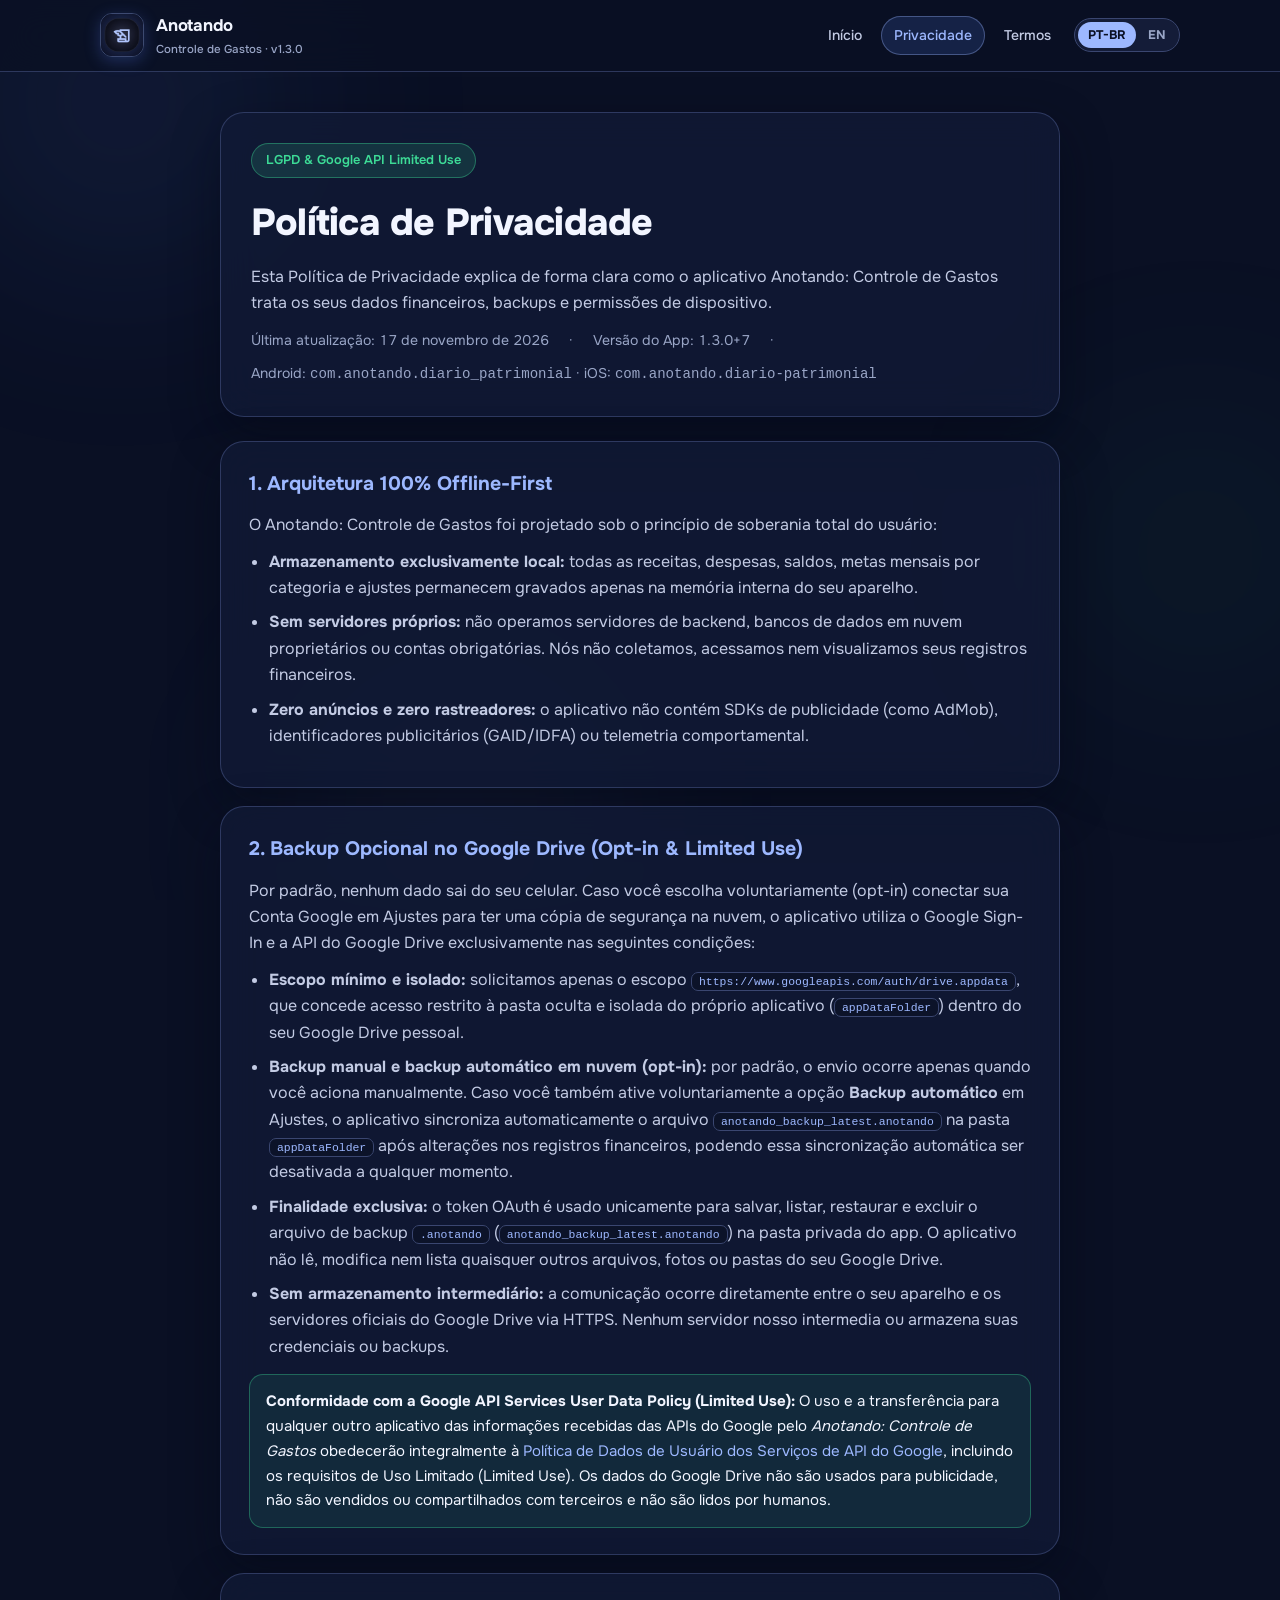
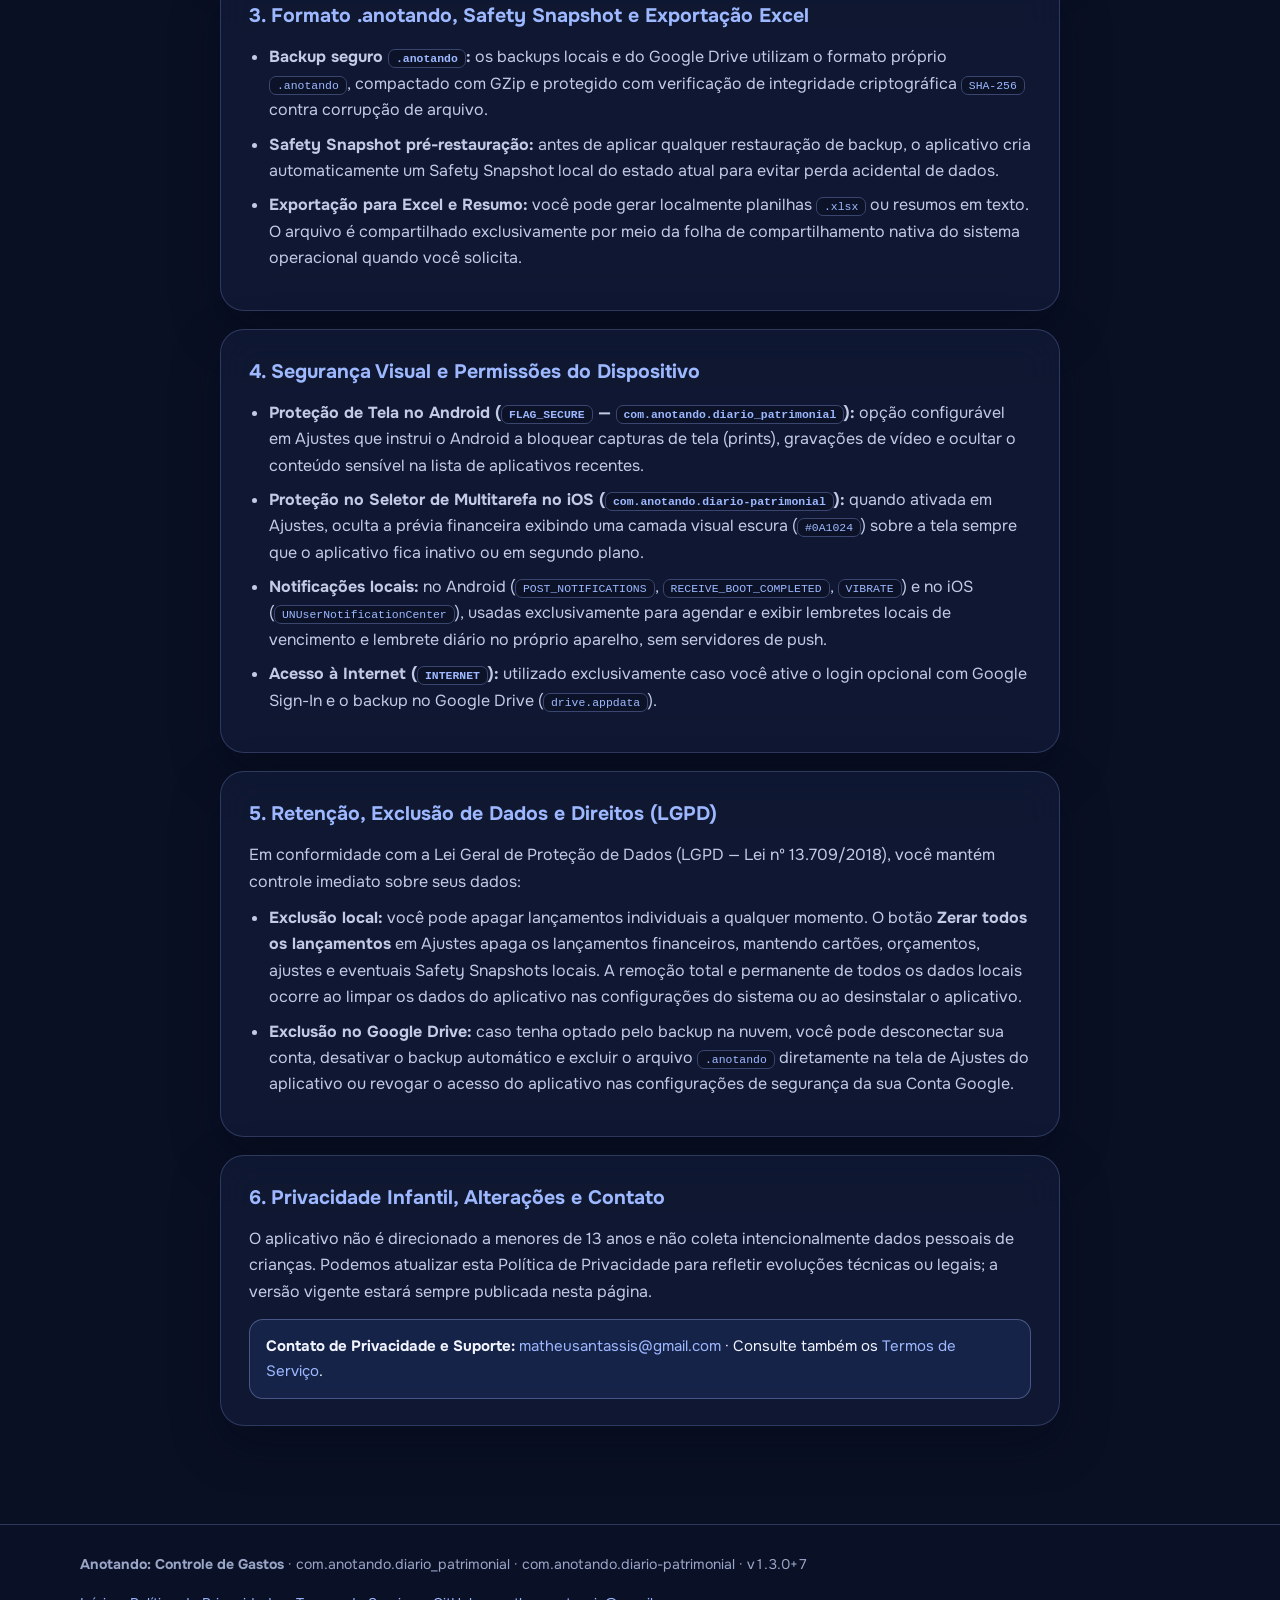
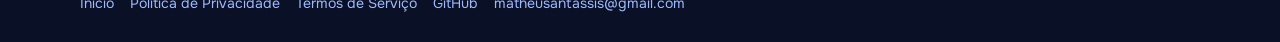
<file: docs/privacy-policy.html>
<!DOCTYPE html>
<html lang="pt-BR">
<head>
  <meta charset="UTF-8">
  <meta name="viewport" content="width=device-width, initial-scale=1.0">
  <meta name="description" content="Política de Privacidade do Anotando: Controle de Gastos (v1.3.0+7): arquitetura offline-first, backup .anotando, Google Drive opt-in (drive.appdata), Google API Limited Use e LGPD.">
  <meta name="theme-color" content="#0A1024">
  <title>Política de Privacidade — Anotando: Controle de Gastos</title>
  <meta property="og:type" content="website">
  <meta property="og:title" content="Política de Privacidade — Anotando: Controle de Gastos">
  <meta property="og:image" content="https://matheusassisx.github.io/anotando-diariopatrimonial/assets/banner-miniatura.png">
  <meta name="twitter:card" content="summary_large_image">
  <meta name="twitter:image" content="https://matheusassisx.github.io/anotando-diariopatrimonial/assets/banner-miniatura.png">
  <link rel="icon" type="image/png" href="./assets/icon-512.png">
  <link rel="preconnect" href="https://fonts.googleapis.com">
  <link rel="preconnect" href="https://fonts.gstatic.com" crossorigin>
  <link href="https://fonts.googleapis.com/css2?family=Onest:wght@400;500;600;700;800&display=swap" rel="stylesheet">
  <link rel="stylesheet" href="./assets/styles.css">
</head>
<body
  data-title-pt="Política de Privacidade — Anotando: Controle de Gastos"
  data-title-en="Privacy Policy — Anotando: Controle de Gastos">

  <div class="ambient-orbs" aria-hidden="true">
    <div class="orb orb-primary"></div>
    <div class="orb orb-emerald"></div>
    <div class="orb orb-violet"></div>
  </div>

  <header class="topbar">
    <div class="topbar-inner">
      <a class="brand-link" href="./index.html">
        <img src="./assets/icon-512.png" alt="Ícone do aplicativo Anotando" data-alt-pt="Ícone do aplicativo Anotando" data-alt-en="Anotando app icon">
        <span>
          Anotando
          <span class="brand-sub" data-pt="Controle de Gastos · v1.3.0" data-en="Expense Tracker · v1.3.0">Controle de Gastos · v1.3.0</span>
        </span>
      </a>

      <nav class="nav-actions" aria-label="Navegação principal">
        <div class="nav-links">
          <a class="nav-link" href="./index.html" data-pt="Início" data-en="Home">Início</a>
          <a class="nav-link active" href="./privacy-policy.html" data-pt="Privacidade" data-en="Privacy">Privacidade</a>
          <a class="nav-link" href="./terms.html" data-pt="Termos" data-en="Terms">Termos</a>
        </div>
        <div class="lang-switch" role="group" aria-label="Selecionar idioma">
          <button type="button" class="lang-btn active" data-lang-btn="pt-BR" aria-pressed="true">PT-BR</button>
          <button type="button" class="lang-btn" data-lang-btn="en" aria-pressed="false">EN</button>
        </div>
      </nav>
    </div>
  </header>

  <main class="container container-doc">
    <section class="glass-card doc-header">
      <span class="pill pill-emerald" data-pt="LGPD &amp; Google API Limited Use" data-en="LGPD &amp; Google API Limited Use">LGPD &amp; Google API Limited Use</span>
      <h1 data-pt="Política de Privacidade" data-en="Privacy Policy">Política de Privacidade</h1>
      <p style="color: var(--on-surface-variant);"
         data-pt="Esta Política de Privacidade explica de forma clara como o aplicativo Anotando: Controle de Gastos trata os seus dados financeiros, backups e permissões de dispositivo."
         data-en="This Privacy Policy clearly explains how the Anotando: Controle de Gastos application handles your financial records, backups, and device permissions.">
        Esta Política de Privacidade explica de forma clara como o aplicativo Anotando: Controle de Gastos trata os seus dados financeiros, backups e permissões de dispositivo.
      </p>
      <div class="doc-meta tabular">
        <span data-pt="Última atualização: 17 de novembro de 2026" data-en="Last updated: November 17, 2026">Última atualização: 17 de novembro de 2026</span>
        <span>·</span>
        <span data-pt="Versão do App: 1.3.0+7" data-en="App Version: 1.3.0+7">Versão do App: 1.3.0+7</span>
        <span>·</span>
        <span>Android: <code>com.anotando.diario_patrimonial</code> · iOS: <code>com.anotando.diario-patrimonial</code></span>
      </div>
    </section>

    <article class="glass-card doc-card">
      <h2 data-pt="1. Arquitetura 100% Offline-First" data-en="1. 100% Offline-First Architecture">1. Arquitetura 100% Offline-First</h2>
      <p data-pt="O Anotando: Controle de Gastos foi projetado sob o princípio de soberania total do usuário:"
         data-en="Anotando: Controle de Gastos is engineered around complete user data sovereignty:">
        O Anotando: Controle de Gastos foi projetado sob o princípio de soberania total do usuário:
      </p>
      <ul>
        <li data-pt-html="<strong>Armazenamento exclusivamente local:</strong> todas as receitas, despesas, saldos, metas mensais por categoria e ajustes permanecem gravados apenas na memória interna do seu aparelho."
            data-en-html="<strong>Local-only storage:</strong> all income, expenses, balances, monthly category budgets, and adjustments are stored strictly in your device's internal storage.">
          <strong>Armazenamento exclusivamente local:</strong> todas as receitas, despesas, saldos, metas mensais por categoria e ajustes permanecem gravados apenas na memória interna do seu aparelho.
        </li>
        <li data-pt-html="<strong>Sem servidores próprios:</strong> não operamos servidores de backend, bancos de dados em nuvem proprietários ou contas obrigatórias. Nós não coletamos, acessamos nem visualizamos seus registros financeiros."
            data-en-html="<strong>No proprietary servers:</strong> we do not operate backend servers, proprietary cloud databases, or mandatory user accounts. We never collect, access, or view your financial records.">
          <strong>Sem servidores próprios:</strong> não operamos servidores de backend, bancos de dados em nuvem proprietários ou contas obrigatórias. Nós não coletamos, acessamos nem visualizamos seus registros financeiros.
        </li>
        <li data-pt-html="<strong>Zero anúncios e zero rastreadores:</strong> o aplicativo não contém SDKs de publicidade (como AdMob), identificadores publicitários (GAID/IDFA) ou telemetria comportamental."
            data-en-html="<strong>Zero ads and zero trackers:</strong> the app contains no advertising SDKs (such as AdMob), advertising identifiers (GAID/IDFA), or behavioral telemetry.">
          <strong>Zero anúncios e zero rastreadores:</strong> o aplicativo não contém SDKs de publicidade (como AdMob), identificadores publicitários (GAID/IDFA) ou telemetria comportamental.
        </li>
      </ul>
    </article>

    <article class="glass-card doc-card">
      <h2 data-pt="2. Backup Opcional no Google Drive (Opt-in &amp; Limited Use)" data-en="2. Optional Google Drive Backup (Opt-in &amp; Limited Use)">2. Backup Opcional no Google Drive (Opt-in &amp; Limited Use)</h2>
      <p data-pt="Por padrão, nenhum dado sai do seu celular. Caso você escolha voluntariamente (opt-in) conectar sua Conta Google em Ajustes para ter uma cópia de segurança na nuvem, o aplicativo utiliza o Google Sign-In e a API do Google Drive exclusivamente nas seguintes condições:"
         data-en="By default, no data leaves your device. Only if you voluntarily opt in by connecting your Google Account in Settings for cloud backup, the app uses Google Sign-In and the Google Drive API strictly under these terms:">
        Por padrão, nenhum dado sai do seu celular. Caso você escolha voluntariamente (opt-in) conectar sua Conta Google em Ajustes para ter uma cópia de segurança na nuvem, o aplicativo utiliza o Google Sign-In e a API do Google Drive exclusivamente nas seguintes condições:
      </p>
      <ul>
        <li data-pt-html="<strong>Escopo mínimo e isolado:</strong> solicitamos apenas o escopo <code>https://www.googleapis.com/auth/drive.appdata</code>, que concede acesso restrito à pasta oculta e isolada do próprio aplicativo (<code>appDataFolder</code>) dentro do seu Google Drive pessoal."
            data-en-html="<strong>Minimal isolated scope:</strong> we only request the <code>https://www.googleapis.com/auth/drive.appdata</code> scope, which grants restricted access solely to the app's hidden isolated folder (<code>appDataFolder</code>) inside your personal Google Drive.">
          <strong>Escopo mínimo e isolado:</strong> solicitamos apenas o escopo <code>https://www.googleapis.com/auth/drive.appdata</code>, que concede acesso restrito à pasta oculta e isolada do próprio aplicativo (<code>appDataFolder</code>) dentro do seu Google Drive pessoal.
        </li>
        <li data-pt-html="<strong>Backup manual e backup automático em nuvem (opt-in):</strong> por padrão, o envio ocorre apenas quando você aciona manualmente. Caso você também ative voluntariamente a opção <strong>Backup automático</strong> em Ajustes, o aplicativo sincroniza automaticamente o arquivo <code>anotando_backup_latest.anotando</code> na pasta <code>appDataFolder</code> após alterações nos registros financeiros, podendo essa sincronização automática ser desativada a qualquer momento."
            data-en-html="<strong>Manual and automatic cloud backup (opt-in):</strong> by default, uploads occur only when you trigger them manually. If you also voluntarily turn on <strong>Automatic backup</strong> in Settings, the app automatically syncs the <code>anotando_backup_latest.anotando</code> file to your <code>appDataFolder</code> after changes to financial records, and you can disable this automatic sync at any time.">
          <strong>Backup manual e backup automático em nuvem (opt-in):</strong> por padrão, o envio ocorre apenas quando você aciona manualmente. Caso você também ative voluntariamente a opção <strong>Backup automático</strong> em Ajustes, o aplicativo sincroniza automaticamente o arquivo <code>anotando_backup_latest.anotando</code> na pasta <code>appDataFolder</code> após alterações nos registros financeiros, podendo essa sincronização automática ser desativada a qualquer momento.
        </li>
        <li data-pt-html="<strong>Finalidade exclusiva:</strong> o token OAuth é usado unicamente para salvar, listar, restaurar e excluir o arquivo de backup <code>.anotando</code> (<code>anotando_backup_latest.anotando</code>) na pasta privada do app. O aplicativo não lê, modifica nem lista quaisquer outros arquivos, fotos ou pastas do seu Google Drive."
            data-en-html="<strong>Exclusive purpose:</strong> the OAuth token is used solely to save, list, restore, and delete the <code>.anotando</code> backup file (<code>anotando_backup_latest.anotando</code>) inside the app's private folder. The app cannot read, modify, or list any other files, photos, or folders in your Google Drive.">
          <strong>Finalidade exclusiva:</strong> o token OAuth é usado unicamente para salvar, listar, restaurar e excluir o arquivo de backup <code>.anotando</code> (<code>anotando_backup_latest.anotando</code>) na pasta privada do app. O aplicativo não lê, modifica nem lista quaisquer outros arquivos, fotos ou pastas do seu Google Drive.
        </li>
        <li data-pt-html="<strong>Sem armazenamento intermediário:</strong> a comunicação ocorre diretamente entre o seu aparelho e os servidores oficiais do Google Drive via HTTPS. Nenhum servidor nosso intermedia ou armazena suas credenciais ou backups."
            data-en-html="<strong>No intermediary servers:</strong> communication occurs directly between your device and official Google Drive servers over HTTPS. No developer server intermediates or stores your credentials or backups.">
          <strong>Sem armazenamento intermediário:</strong> a comunicação ocorre diretamente entre o seu aparelho e os servidores oficiais do Google Drive via HTTPS. Nenhum servidor nosso intermedia ou armazena suas credenciais ou backups.
        </li>
      </ul>

      <div class="callout"
           data-pt-html="<strong>Conformidade com a Google API Services User Data Policy (Limited Use):</strong> O uso e a transferência para qualquer outro aplicativo das informações recebidas das APIs do Google pelo <em>Anotando: Controle de Gastos</em> obedecerão integralmente à <a href='https://developers.google.com/terms/api-services-user-data-policy' target='_blank' rel='noopener noreferrer'>Política de Dados de Usuário dos Serviços de API do Google</a>, incluindo os requisitos de Uso Limitado (Limited Use). Os dados do Google Drive não são usados para publicidade, não são vendidos ou compartilhados com terceiros e não são lidos por humanos."
           data-en-html="<strong>Google API Services User Data Policy (Limited Use) Disclosure:</strong> <em>Anotando: Controle de Gastos</em>'s use and transfer to any other app of information received from Google APIs will adhere strictly to the <a href='https://developers.google.com/terms/api-services-user-data-policy' target='_blank' rel='noopener noreferrer'>Google API Services User Data Policy</a>, including the Limited Use requirements. Google Drive data is never used for advertising, never sold or shared with third parties, and never read by humans.">
        <strong>Conformidade com a Google API Services User Data Policy (Limited Use):</strong> O uso e a transferência para qualquer outro aplicativo das informações recebidas das APIs do Google pelo <em>Anotando: Controle de Gastos</em> obedecerão integralmente à <a href="https://developers.google.com/terms/api-services-user-data-policy" target="_blank" rel="noopener noreferrer">Política de Dados de Usuário dos Serviços de API do Google</a>, incluindo os requisitos de Uso Limitado (Limited Use). Os dados do Google Drive não são usados para publicidade, não são vendidos ou compartilhados com terceiros e não são lidos por humanos.
      </div>
    </article>

    <article class="glass-card doc-card">
      <h2 data-pt="3. Formato .anotando, Safety Snapshot e Exportação Excel" data-en="3. .anotando Format, Safety Snapshot, and Excel Export">3. Formato .anotando, Safety Snapshot e Exportação Excel</h2>
      <ul>
        <li data-pt-html="<strong>Backup seguro <code>.anotando</code>:</strong> os backups locais e do Google Drive utilizam o formato próprio <code>.anotando</code>, compactado com GZip e protegido com verificação de integridade criptográfica <code>SHA-256</code> contra corrupção de arquivo."
            data-en-html="<strong>Secure <code>.anotando</code> backup:</strong> both local and Google Drive backups use the proprietary <code>.anotando</code> envelope, compressed with GZip and verified with a <code>SHA-256</code> cryptographic integrity hash against file corruption.">
          <strong>Backup seguro <code>.anotando</code>:</strong> os backups locais e do Google Drive utilizam o formato próprio <code>.anotando</code>, compactado com GZip e protegido com verificação de integridade criptográfica <code>SHA-256</code> contra corrupção de arquivo.
        </li>
        <li data-pt-html="<strong>Safety Snapshot pré-restauração:</strong> antes de aplicar qualquer restauração de backup, o aplicativo cria automaticamente um Safety Snapshot local do estado atual para evitar perda acidental de dados."
            data-en-html="<strong>Pre-restore Safety Snapshot:</strong> before applying any backup restore, the app automatically creates a local Safety Snapshot of your current state to prevent accidental data loss.">
          <strong>Safety Snapshot pré-restauração:</strong> antes de aplicar qualquer restauração de backup, o aplicativo cria automaticamente um Safety Snapshot local do estado atual para evitar perda acidental de dados.
        </li>
        <li data-pt-html="<strong>Exportação para Excel e Resumo:</strong> você pode gerar localmente planilhas <code>.xlsx</code> ou resumos em texto. O arquivo é compartilhado exclusivamente por meio da folha de compartilhamento nativa do sistema operacional quando você solicita."
            data-en-html="<strong>Excel and Summary Export:</strong> you can locally generate <code>.xlsx</code> spreadsheets or text summaries. Files are shared strictly through your operating system's native share sheet when requested by you.">
          <strong>Exportação para Excel e Resumo:</strong> você pode gerar localmente planilhas <code>.xlsx</code> ou resumos em texto. O arquivo é compartilhado exclusivamente por meio da folha de compartilhamento nativa do sistema operacional quando você solicita.
        </li>
      </ul>
    </article>

    <article class="glass-card doc-card">
      <h2 data-pt="4. Segurança Visual e Permissões do Dispositivo" data-en="4. Visual Security and Device Permissions">4. Segurança Visual e Permissões do Dispositivo</h2>
      <ul>
        <li data-pt-html="<strong>Proteção de Tela no Android (<code>FLAG_SECURE</code> — <code>com.anotando.diario_patrimonial</code>):</strong> opção configurável em Ajustes que instrui o Android a bloquear capturas de tela (prints), gravações de vídeo e ocultar o conteúdo sensível na lista de aplicativos recentes."
            data-en-html="<strong>Screen Protection on Android (<code>FLAG_SECURE</code> — <code>com.anotando.diario_patrimonial</code>):</strong> configurable option in Settings that instructs Android to block screenshots, screen recordings, and hide sensitive previews in the recent apps list.">
          <strong>Proteção de Tela no Android (<code>FLAG_SECURE</code> — <code>com.anotando.diario_patrimonial</code>):</strong> opção configurável em Ajustes que instrui o Android a bloquear capturas de tela (prints), gravações de vídeo e ocultar o conteúdo sensível na lista de aplicativos recentes.
        </li>
        <li data-pt-html="<strong>Proteção no Seletor de Multitarefa no iOS (<code>com.anotando.diario-patrimonial</code>):</strong> quando ativada em Ajustes, oculta a prévia financeira exibindo uma camada visual escura (<code>#0A1024</code>) sobre a tela sempre que o aplicativo fica inativo ou em segundo plano."
            data-en-html="<strong>App Switcher Privacy Protection on iOS (<code>com.anotando.diario-patrimonial</code>):</strong> when enabled in Settings, hides financial previews in the multitasking switcher behind a dark visual overlay (<code>#0A1024</code>) whenever the app becomes inactive or enters the background.">
          <strong>Proteção no Seletor de Multitarefa no iOS (<code>com.anotando.diario-patrimonial</code>):</strong> quando ativada em Ajustes, oculta a prévia financeira exibindo uma camada visual escura (<code>#0A1024</code>) sobre a tela sempre que o aplicativo fica inativo ou em segundo plano.
        </li>
        <li data-pt-html="<strong>Notificações locais:</strong> no Android (<code>POST_NOTIFICATIONS</code>, <code>RECEIVE_BOOT_COMPLETED</code>, <code>VIBRATE</code>) e no iOS (<code>UNUserNotificationCenter</code>), usadas exclusivamente para agendar e exibir lembretes locais de vencimento e lembrete diário no próprio aparelho, sem servidores de push."
            data-en-html="<strong>Local notifications:</strong> on Android (<code>POST_NOTIFICATIONS</code>, <code>RECEIVE_BOOT_COMPLETED</code>, <code>VIBRATE</code>) and iOS (<code>UNUserNotificationCenter</code>), used solely to schedule and display local due-date and daily reminders on your device, with zero push servers.">
          <strong>Notificações locais:</strong> no Android (<code>POST_NOTIFICATIONS</code>, <code>RECEIVE_BOOT_COMPLETED</code>, <code>VIBRATE</code>) e no iOS (<code>UNUserNotificationCenter</code>), usadas exclusivamente para agendar e exibir lembretes locais de vencimento e lembrete diário no próprio aparelho, sem servidores de push.
        </li>
        <li data-pt-html="<strong>Acesso à Internet (<code>INTERNET</code>):</strong> utilizado exclusivamente caso você ative o login opcional com Google Sign-In e o backup no Google Drive (<code>drive.appdata</code>)."
            data-en-html="<strong>Internet Access (<code>INTERNET</code>):</strong> used exclusively if you enable optional Google Sign-In and Google Drive backup (<code>drive.appdata</code>).">
          <strong>Acesso à Internet (<code>INTERNET</code>):</strong> utilizado exclusivamente caso você ative o login opcional com Google Sign-In e o backup no Google Drive (<code>drive.appdata</code>).
        </li>
      </ul>
    </article>

    <article class="glass-card doc-card">
      <h2 data-pt="5. Retenção, Exclusão de Dados e Direitos (LGPD)" data-en="5. Data Retention, Deletion, and Rights (LGPD)">5. Retenção, Exclusão de Dados e Direitos (LGPD)</h2>
      <p data-pt="Em conformidade com a Lei Geral de Proteção de Dados (LGPD — Lei nº 13.709/2018), você mantém controle imediato sobre seus dados:"
         data-en="In compliance with Brazil's General Data Protection Law (LGPD — Law No. 13.709/2018), you retain immediate control over your data:">
        Em conformidade com a Lei Geral de Proteção de Dados (LGPD — Lei nº 13.709/2018), você mantém controle imediato sobre seus dados:
      </p>
      <ul>
        <li data-pt-html="<strong>Exclusão local:</strong> você pode apagar lançamentos individuais a qualquer momento. O botão <strong>Zerar todos os lançamentos</strong> em Ajustes apaga os lançamentos financeiros, mantendo cartões, orçamentos, ajustes e eventuais Safety Snapshots locais. A remoção total e permanente de todos os dados locais ocorre ao limpar os dados do aplicativo nas configurações do sistema ou ao desinstalar o aplicativo."
            data-en-html="<strong>Local deletion:</strong> you can delete individual entries at any time. The <strong>Zerar todos os lançamentos</strong> (Clear all entries) button in Settings erases financial transactions while keeping saved credit cards, budgets, adjustments, and local Safety Snapshots. Complete and permanent removal of all local data occurs when clearing app data in your operating system settings or uninstalling the app.">
          <strong>Exclusão local:</strong> você pode apagar lançamentos individuais a qualquer momento. O botão <strong>Zerar todos os lançamentos</strong> em Ajustes apaga os lançamentos financeiros, mantendo cartões, orçamentos, ajustes e eventuais Safety Snapshots locais. A remoção total e permanente de todos os dados locais ocorre ao limpar os dados do aplicativo nas configurações do sistema ou ao desinstalar o aplicativo.
        </li>
        <li data-pt-html="<strong>Exclusão no Google Drive:</strong> caso tenha optado pelo backup na nuvem, você pode desconectar sua conta, desativar o backup automático e excluir o arquivo <code>.anotando</code> diretamente na tela de Ajustes do aplicativo ou revogar o acesso do aplicativo nas configurações de segurança da sua Conta Google."
            data-en-html="<strong>Google Drive deletion:</strong> if you opted into cloud backup, you can disconnect your account, turn off automatic backup, and delete the <code>.anotando</code> file directly in the app's Settings screen or revoke app access in your Google Account security settings.">
          <strong>Exclusão no Google Drive:</strong> caso tenha optado pelo backup na nuvem, você pode desconectar sua conta, desativar o backup automático e excluir o arquivo <code>.anotando</code> diretamente na tela de Ajustes do aplicativo ou revogar o acesso do aplicativo nas configurações de segurança da sua Conta Google.
        </li>
      </ul>
    </article>

    <article class="glass-card doc-card">
      <h2 data-pt="6. Privacidade Infantil, Alterações e Contato" data-en="6. Children's Privacy, Updates, and Contact">6. Privacidade Infantil, Alterações e Contato</h2>
      <p data-pt="O aplicativo não é direcionado a menores de 13 anos e não coleta intencionalmente dados pessoais de crianças. Podemos atualizar esta Política de Privacidade para refletir evoluções técnicas ou legais; a versão vigente estará sempre publicada nesta página."
         data-en="The app is not directed at children under 13 and does not knowingly collect personal data from children. We may update this Privacy Policy to reflect technical or legal improvements; the current version will always be published on this page.">
        O aplicativo não é direcionado a menores de 13 anos e não coleta intencionalmente dados pessoais de crianças. Podemos atualizar esta Política de Privacidade para refletir evoluções técnicas ou legais; a versão vigente estará sempre publicada nesta página.
      </p>
      <div class="callout callout-primary"
           data-pt-html="<strong>Contato de Privacidade e Suporte:</strong> <a href='mailto:matheusantassis@gmail.com'>matheusantassis@gmail.com</a> · Consulte também os <a href='./terms.html'>Termos de Serviço</a>."
           data-en-html="<strong>Privacy &amp; Support Contact:</strong> <a href='mailto:matheusantassis@gmail.com'>matheusantassis@gmail.com</a> · See also our <a href='./terms.html'>Terms of Service</a>.">
        <strong>Contato de Privacidade e Suporte:</strong> <a href="mailto:matheusantassis@gmail.com">matheusantassis@gmail.com</a> · Consulte também os <a href="./terms.html">Termos de Serviço</a>.
      </div>
    </article>
  </main>

  <footer class="footer">
    <div class="footer-inner">
      <div>
        <strong>Anotando: Controle de Gastos</strong> · <span class="tabular">com.anotando.diario_patrimonial</span> · <span class="tabular">com.anotando.diario-patrimonial</span> · <span class="tabular">v1.3.0+7</span>
      </div>
      <div class="footer-links">
        <a href="./index.html" data-pt="Início" data-en="Home">Início</a>
        <a href="./privacy-policy.html" data-pt="Política de Privacidade" data-en="Privacy Policy">Política de Privacidade</a>
        <a href="./terms.html" data-pt="Termos de Serviço" data-en="Terms of Service">Termos de Serviço</a>
        <a href="https://github.com/matheusassisx/anotando-diariopatrimonial" target="_blank" rel="noopener noreferrer">GitHub</a>
        <a href="mailto:matheusantassis@gmail.com">matheusantassis@gmail.com</a>
      </div>
    </div>
  </footer>

  <script src="./assets/i18n.js"></script>
</body>
</html>
</file>
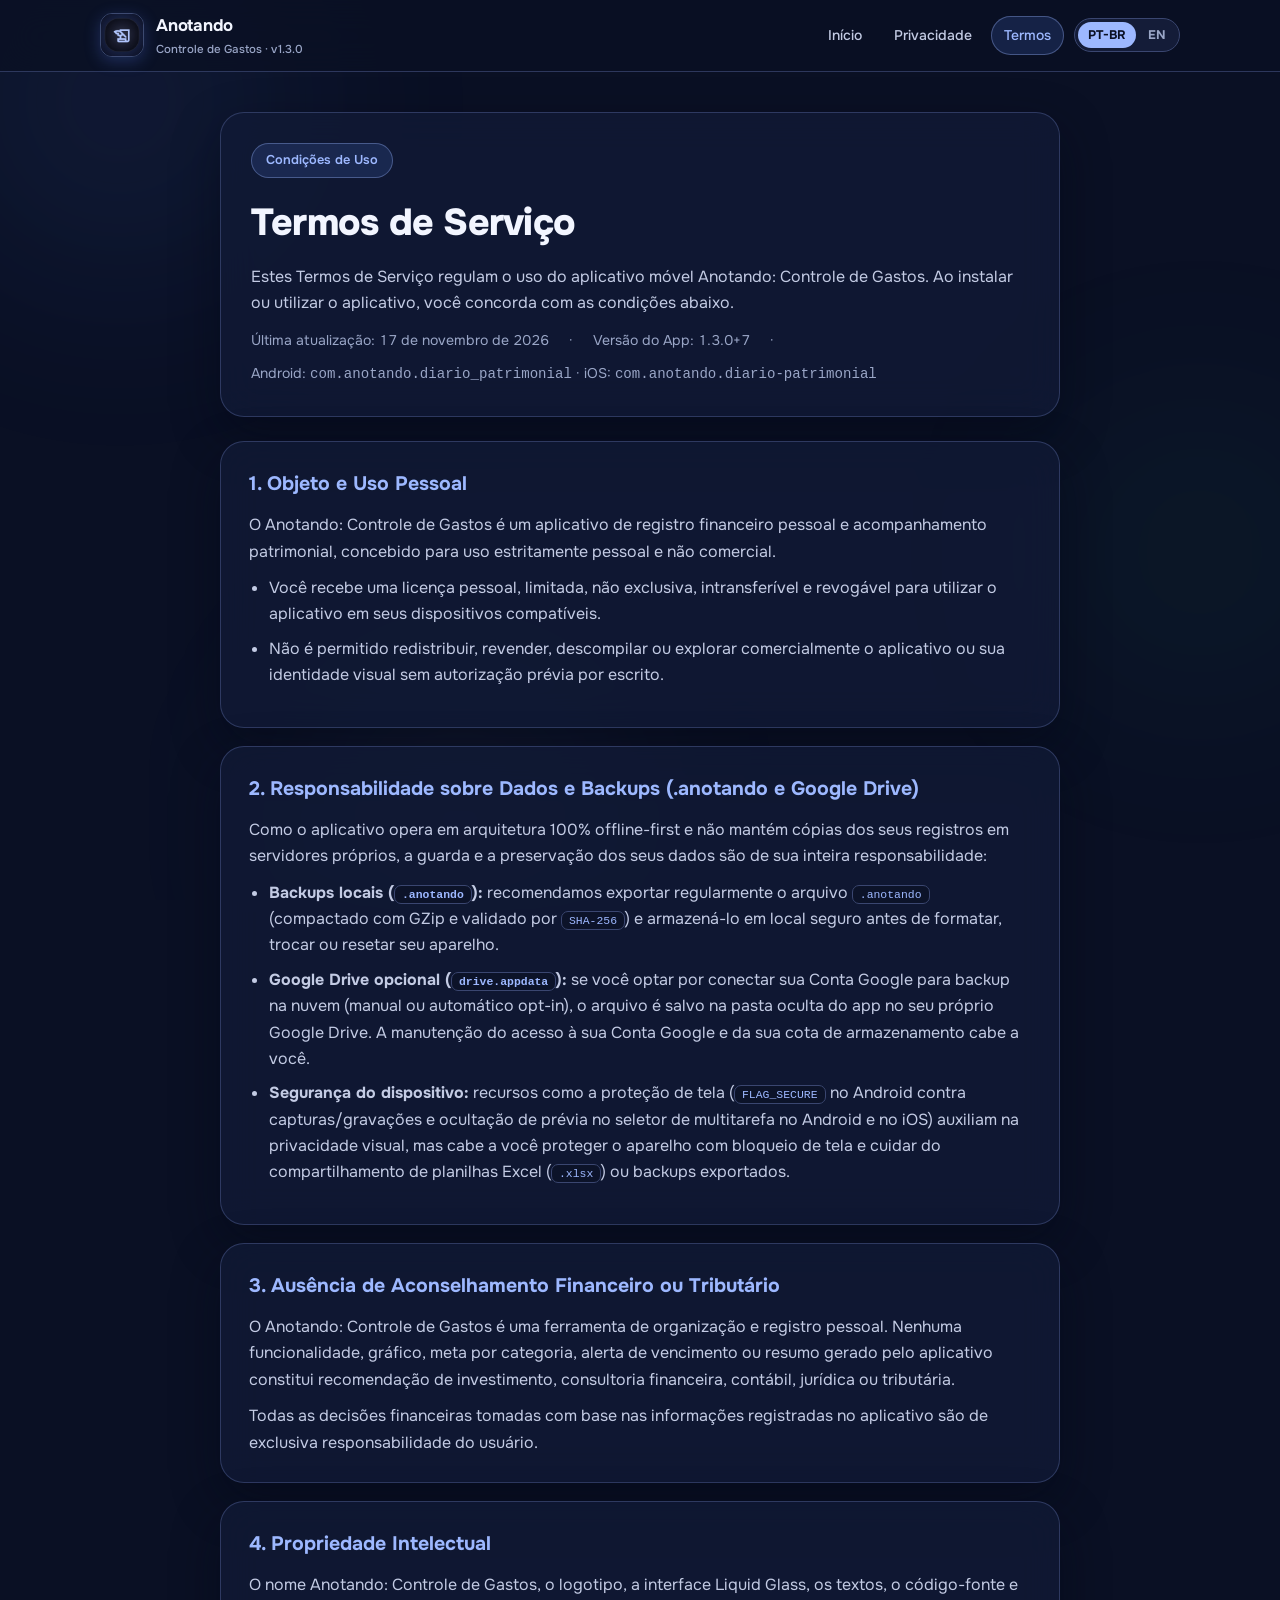
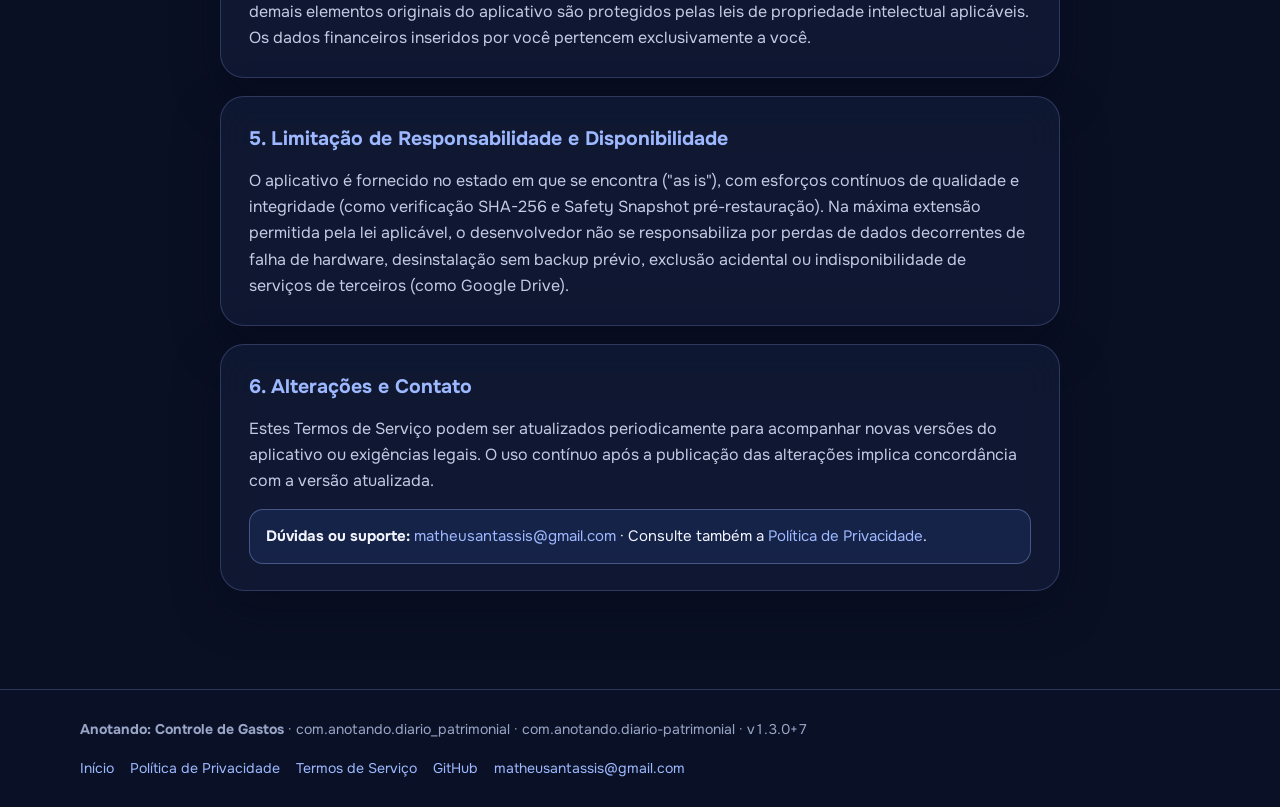
<file: docs/terms.html>
<!DOCTYPE html>
<html lang="pt-BR">
<head>
  <meta charset="UTF-8">
  <meta name="viewport" content="width=device-width, initial-scale=1.0">
  <meta name="description" content="Termos de Serviço do Anotando: Controle de Gastos (v1.3.0+7): uso pessoal, responsabilidade sobre backups (.anotando e Google Drive), ausência de aconselhamento financeiro e propriedade intelectual.">
  <meta name="theme-color" content="#0A1024">
  <title>Termos de Serviço — Anotando: Controle de Gastos</title>
  <meta property="og:type" content="website">
  <meta property="og:title" content="Termos de Serviço — Anotando: Controle de Gastos">
  <meta property="og:image" content="https://matheusassisx.github.io/anotando-diariopatrimonial/assets/banner-miniatura.png">
  <meta name="twitter:card" content="summary_large_image">
  <meta name="twitter:image" content="https://matheusassisx.github.io/anotando-diariopatrimonial/assets/banner-miniatura.png">
  <link rel="icon" type="image/png" href="./assets/icon-512.png">
  <link rel="preconnect" href="https://fonts.googleapis.com">
  <link rel="preconnect" href="https://fonts.gstatic.com" crossorigin>
  <link href="https://fonts.googleapis.com/css2?family=Onest:wght@400;500;600;700;800&display=swap" rel="stylesheet">
  <link rel="stylesheet" href="./assets/styles.css">
</head>
<body
  data-title-pt="Termos de Serviço — Anotando: Controle de Gastos"
  data-title-en="Terms of Service — Anotando: Controle de Gastos">

  <div class="ambient-orbs" aria-hidden="true">
    <div class="orb orb-primary"></div>
    <div class="orb orb-emerald"></div>
    <div class="orb orb-violet"></div>
  </div>

  <header class="topbar">
    <div class="topbar-inner">
      <a class="brand-link" href="./index.html">
        <img src="./assets/icon-512.png" alt="Ícone do aplicativo Anotando" data-alt-pt="Ícone do aplicativo Anotando" data-alt-en="Anotando app icon">
        <span>
          Anotando
          <span class="brand-sub" data-pt="Controle de Gastos · v1.3.0" data-en="Expense Tracker · v1.3.0">Controle de Gastos · v1.3.0</span>
        </span>
      </a>

      <nav class="nav-actions" aria-label="Navegação principal">
        <div class="nav-links">
          <a class="nav-link" href="./index.html" data-pt="Início" data-en="Home">Início</a>
          <a class="nav-link" href="./privacy-policy.html" data-pt="Privacidade" data-en="Privacy">Privacidade</a>
          <a class="nav-link active" href="./terms.html" data-pt="Termos" data-en="Terms">Termos</a>
        </div>
        <div class="lang-switch" role="group" aria-label="Selecionar idioma">
          <button type="button" class="lang-btn active" data-lang-btn="pt-BR" aria-pressed="true">PT-BR</button>
          <button type="button" class="lang-btn" data-lang-btn="en" aria-pressed="false">EN</button>
        </div>
      </nav>
    </div>
  </header>

  <main class="container container-doc">
    <section class="glass-card doc-header">
      <span class="pill" data-pt="Condições de Uso" data-en="Terms of Use">Condições de Uso</span>
      <h1 data-pt="Termos de Serviço" data-en="Terms of Service">Termos de Serviço</h1>
      <p style="color: var(--on-surface-variant);"
         data-pt="Estes Termos de Serviço regulam o uso do aplicativo móvel Anotando: Controle de Gastos. Ao instalar ou utilizar o aplicativo, você concorda com as condições abaixo."
         data-en="These Terms of Service govern your use of the Anotando: Controle de Gastos mobile application. By installing or using the app, you agree to the terms below.">
        Estes Termos de Serviço regulam o uso do aplicativo móvel Anotando: Controle de Gastos. Ao instalar ou utilizar o aplicativo, você concorda com as condições abaixo.
      </p>
      <div class="doc-meta tabular">
        <span data-pt="Última atualização: 17 de novembro de 2026" data-en="Last updated: November 17, 2026">Última atualização: 17 de novembro de 2026</span>
        <span>·</span>
        <span data-pt="Versão do App: 1.3.0+7" data-en="App Version: 1.3.0+7">Versão do App: 1.3.0+7</span>
        <span>·</span>
        <span>Android: <code>com.anotando.diario_patrimonial</code> · iOS: <code>com.anotando.diario-patrimonial</code></span>
      </div>
    </section>

    <article class="glass-card doc-card">
      <h2 data-pt="1. Objeto e Uso Pessoal" data-en="1. Scope and Personal Use">1. Objeto e Uso Pessoal</h2>
      <p data-pt="O Anotando: Controle de Gastos é um aplicativo de registro financeiro pessoal e acompanhamento patrimonial, concebido para uso estritamente pessoal e não comercial."
         data-en="Anotando: Controle de Gastos is a personal finance ledger and wealth-tracking application designed strictly for personal, non-commercial use.">
        O Anotando: Controle de Gastos é um aplicativo de registro financeiro pessoal e acompanhamento patrimonial, concebido para uso estritamente pessoal e não comercial.
      </p>
      <ul>
        <li data-pt="Você recebe uma licença pessoal, limitada, não exclusiva, intransferível e revogável para utilizar o aplicativo em seus dispositivos compatíveis."
            data-en="You are granted a personal, limited, non-exclusive, non-transferable, revocable license to use the application on your compatible devices.">
          Você recebe uma licença pessoal, limitada, não exclusiva, intransferível e revogável para utilizar o aplicativo em seus dispositivos compatíveis.
        </li>
        <li data-pt="Não é permitido redistribuir, revender, descompilar ou explorar comercialmente o aplicativo ou sua identidade visual sem autorização prévia por escrito."
            data-en="You may not redistribute, resell, reverse-engineer, or commercially exploit the application or its visual identity without prior written consent.">
          Não é permitido redistribuir, revender, descompilar ou explorar comercialmente o aplicativo ou sua identidade visual sem autorização prévia por escrito.
        </li>
      </ul>
    </article>

    <article class="glass-card doc-card">
      <h2 data-pt="2. Responsabilidade sobre Dados e Backups (.anotando e Google Drive)" data-en="2. Responsibility for Data and Backups (.anotando &amp; Google Drive)">2. Responsabilidade sobre Dados e Backups (.anotando e Google Drive)</h2>
      <p data-pt="Como o aplicativo opera em arquitetura 100% offline-first e não mantém cópias dos seus registros em servidores próprios, a guarda e a preservação dos seus dados são de sua inteira responsabilidade:"
         data-en="Because the app operates on a 100% offline-first architecture and does not store copies of your records on developer servers, safeguarding and preserving your data is your sole responsibility:">
        Como o aplicativo opera em arquitetura 100% offline-first e não mantém cópias dos seus registros em servidores próprios, a guarda e a preservação dos seus dados são de sua inteira responsabilidade:
      </p>
      <ul>
        <li data-pt-html="<strong>Backups locais (<code>.anotando</code>):</strong> recomendamos exportar regularmente o arquivo <code>.anotando</code> (compactado com GZip e validado por <code>SHA-256</code>) e armazená-lo em local seguro antes de formatar, trocar ou resetar seu aparelho."
            data-en-html="<strong>Local backups (<code>.anotando</code>):</strong> we recommend regularly exporting your <code>.anotando</code> file (GZip-compressed and <code>SHA-256</code> verified) and storing it safely before wiping, replacing, or resetting your device.">
          <strong>Backups locais (<code>.anotando</code>):</strong> recomendamos exportar regularmente o arquivo <code>.anotando</code> (compactado com GZip e validado por <code>SHA-256</code>) e armazená-lo em local seguro antes de formatar, trocar ou resetar seu aparelho.
        </li>
        <li data-pt-html="<strong>Google Drive opcional (<code>drive.appdata</code>):</strong> se você optar por conectar sua Conta Google para backup na nuvem (manual ou automático opt-in), o arquivo é salvo na pasta oculta do app no seu próprio Google Drive. A manutenção do acesso à sua Conta Google e da sua cota de armazenamento cabe a você."
            data-en-html="<strong>Optional Google Drive (<code>drive.appdata</code>):</strong> if you choose to connect your Google Account for cloud backup (manual or opt-in automatic), the file is saved inside the app's hidden folder in your own Google Drive. Maintaining access to your Google Account and storage quota is your responsibility.">
          <strong>Google Drive opcional (<code>drive.appdata</code>):</strong> se você optar por conectar sua Conta Google para backup na nuvem (manual ou automático opt-in), o arquivo é salvo na pasta oculta do app no seu próprio Google Drive. A manutenção do acesso à sua Conta Google e da sua cota de armazenamento cabe a você.
        </li>
        <li data-pt-html="<strong>Segurança do dispositivo:</strong> recursos como a proteção de tela (<code>FLAG_SECURE</code> no Android contra capturas/gravações e ocultação de prévia no seletor de multitarefa no Android e no iOS) auxiliam na privacidade visual, mas cabe a você proteger o aparelho com bloqueio de tela e cuidar do compartilhamento de planilhas Excel (<code>.xlsx</code>) ou backups exportados."
            data-en-html="<strong>Device security:</strong> features such as screen protection (<code>FLAG_SECURE</code> on Android to block screenshots/recordings and multitasking switcher preview hiding on both Android and iOS) enhance visual privacy, but you remain responsible for securing your device with a screen lock and managing any exported Excel (<code>.xlsx</code>) files or backups.">
          <strong>Segurança do dispositivo:</strong> recursos como a proteção de tela (<code>FLAG_SECURE</code> no Android contra capturas/gravações e ocultação de prévia no seletor de multitarefa no Android e no iOS) auxiliam na privacidade visual, mas cabe a você proteger o aparelho com bloqueio de tela e cuidar do compartilhamento de planilhas Excel (<code>.xlsx</code>) ou backups exportados.
        </li>
      </ul>
    </article>

    <article class="glass-card doc-card">
      <h2 data-pt="3. Ausência de Aconselhamento Financeiro ou Tributário" data-en="3. No Financial, Investment, or Tax Advice">3. Ausência de Aconselhamento Financeiro ou Tributário</h2>
      <p data-pt="O Anotando: Controle de Gastos é uma ferramenta de organização e registro pessoal. Nenhuma funcionalidade, gráfico, meta por categoria, alerta de vencimento ou resumo gerado pelo aplicativo constitui recomendação de investimento, consultoria financeira, contábil, jurídica ou tributária."
         data-en="Anotando: Controle de Gastos is a personal organization and record-keeping tool. No feature, chart, category budget, due-date alert, or summary generated by the app constitutes investment advice or financial, accounting, legal, or tax counseling.">
        O Anotando: Controle de Gastos é uma ferramenta de organização e registro pessoal. Nenhuma funcionalidade, gráfico, meta por categoria, alerta de vencimento ou resumo gerado pelo aplicativo constitui recomendação de investimento, consultoria financeira, contábil, jurídica ou tributária.
      </p>
      <p data-pt="Todas as decisões financeiras tomadas com base nas informações registradas no aplicativo são de exclusiva responsabilidade do usuário."
         data-en="All financial decisions made based on records entered in the application are solely the user's responsibility.">
        Todas as decisões financeiras tomadas com base nas informações registradas no aplicativo são de exclusiva responsabilidade do usuário.
      </p>
    </article>

    <article class="glass-card doc-card">
      <h2 data-pt="4. Propriedade Intelectual" data-en="4. Intellectual Property">4. Propriedade Intelectual</h2>
      <p data-pt="O nome Anotando: Controle de Gastos, o logotipo, a interface Liquid Glass, os textos, o código-fonte e demais elementos originais do aplicativo são protegidos pelas leis de propriedade intelectual aplicáveis. Os dados financeiros inseridos por você pertencem exclusivamente a você."
         data-en="The name Anotando: Controle de Gastos, its logo, Liquid Glass interface, copy, source code, and original components are protected by applicable intellectual property laws. All financial data entered by you belongs exclusively to you.">
        O nome Anotando: Controle de Gastos, o logotipo, a interface Liquid Glass, os textos, o código-fonte e demais elementos originais do aplicativo são protegidos pelas leis de propriedade intelectual aplicáveis. Os dados financeiros inseridos por você pertencem exclusivamente a você.
      </p>
    </article>

    <article class="glass-card doc-card">
      <h2 data-pt="5. Limitação de Responsabilidade e Disponibilidade" data-en="5. Limitation of Liability and Availability">5. Limitação de Responsabilidade e Disponibilidade</h2>
      <p data-pt="O aplicativo é fornecido no estado em que se encontra (&quot;as is&quot;), com esforços contínuos de qualidade e integridade (como verificação SHA-256 e Safety Snapshot pré-restauração). Na máxima extensão permitida pela lei aplicável, o desenvolvedor não se responsabiliza por perdas de dados decorrentes de falha de hardware, desinstalação sem backup prévio, exclusão acidental ou indisponibilidade de serviços de terceiros (como Google Drive)."
         data-en="The application is provided &quot;as is&quot;, with continuous engineering efforts toward reliability and data integrity (such as SHA-256 verification and pre-restore Safety Snapshots). To the fullest extent permitted by applicable law, the developer is not liable for data loss caused by hardware failure, uninstallation without prior backup, accidental deletion, or third-party service outages (such as Google Drive).">
        O aplicativo é fornecido no estado em que se encontra ("as is"), com esforços contínuos de qualidade e integridade (como verificação SHA-256 e Safety Snapshot pré-restauração). Na máxima extensão permitida pela lei aplicável, o desenvolvedor não se responsabiliza por perdas de dados decorrentes de falha de hardware, desinstalação sem backup prévio, exclusão acidental ou indisponibilidade de serviços de terceiros (como Google Drive).
      </p>
    </article>

    <article class="glass-card doc-card">
      <h2 data-pt="6. Alterações e Contato" data-en="6. Updates and Contact">6. Alterações e Contato</h2>
      <p data-pt="Estes Termos de Serviço podem ser atualizados periodicamente para acompanhar novas versões do aplicativo ou exigências legais. O uso contínuo após a publicação das alterações implica concordância com a versão atualizada."
         data-en="These Terms of Service may be updated periodically to reflect new app releases or legal requirements. Continued use after updates are published constitutes acceptance of the revised terms.">
        Estes Termos de Serviço podem ser atualizados periodicamente para acompanhar novas versões do aplicativo ou exigências legais. O uso contínuo após a publicação das alterações implica concordância com a versão atualizada.
      </p>
      <div class="callout callout-primary"
           data-pt-html="<strong>Dúvidas ou suporte:</strong> <a href='mailto:matheusantassis@gmail.com'>matheusantassis@gmail.com</a> · Consulte também a <a href='./privacy-policy.html'>Política de Privacidade</a>."
           data-en-html="<strong>Questions or support:</strong> <a href='mailto:matheusantassis@gmail.com'>matheusantassis@gmail.com</a> · See also our <a href='./privacy-policy.html'>Privacy Policy</a>.">
        <strong>Dúvidas ou suporte:</strong> <a href="mailto:matheusantassis@gmail.com">matheusantassis@gmail.com</a> · Consulte também a <a href="./privacy-policy.html">Política de Privacidade</a>.
      </div>
    </article>
  </main>

  <footer class="footer">
    <div class="footer-inner">
      <div>
        <strong>Anotando: Controle de Gastos</strong> · <span class="tabular">com.anotando.diario_patrimonial</span> · <span class="tabular">com.anotando.diario-patrimonial</span> · <span class="tabular">v1.3.0+7</span>
      </div>
      <div class="footer-links">
        <a href="./index.html" data-pt="Início" data-en="Home">Início</a>
        <a href="./privacy-policy.html" data-pt="Política de Privacidade" data-en="Privacy Policy">Política de Privacidade</a>
        <a href="./terms.html" data-pt="Termos de Serviço" data-en="Terms of Service">Termos de Serviço</a>
        <a href="https://github.com/matheusassisx/anotando-diariopatrimonial" target="_blank" rel="noopener noreferrer">GitHub</a>
        <a href="mailto:matheusantassis@gmail.com">matheusantassis@gmail.com</a>
      </div>
    </div>
  </footer>

  <script src="./assets/i18n.js"></script>
</body>
</html>
</file>
<file: docs/assets/styles.css>
/* Anotando... — Diário Patrimonial (v1.3.0+7)
   Design System: Liquid Glass Wealth Ledger (lib/theme/liquid_glass_theme.dart)
   Palette & Typography: Onest + Deep Blue Night + Liquid Glass */

:root {
  /* Base Environment */
  --canvas-base: #0A1024;
  --surface-lowest: #0C1329;
  --surface-low: #141C38;
  --surface: #111A36;
  --surface-container: #18213F;
  --surface-high: #1F2A4C;
  --surface-highest: #283459;

  /* Core Spectrum */
  --primary: #9DB8FF;
  --primary-container: #5B8CFF;
  --electric-cobalt: #4B7BF5;
  --secondary: #C6B5FF;
  --cyan-glow: #5FD4F0;

  /* Functional Semantics */
  --emerald-glow: #3DDC97;
  --emerald-deep: #22B87A;
  --coral-red: #FF7A85;
  --solar-amber: #F5B544;

  /* Text & Neutral */
  --on-surface: #F2F5FF;
  --on-surface-variant: #C3CBE4;
  --text-muted: #9AA6C7;
  --outline-variant: #3A4670;

  /* Glassmorphism */
  --glass-bg: rgba(17, 26, 54, 0.78);
  --glass-bg-low: rgba(20, 28, 56, 0.72);
  --glass-border: rgba(58, 70, 112, 0.75);
  --glass-border-highlight: rgba(157, 184, 255, 0.35);

  --radius-sm: 12px;
  --radius-md: 18px;
  --radius-lg: 24px;
  --radius-pill: 999px;
  --max-width: 1120px;
  --max-width-doc: 880px;
}

*,
*::before,
*::after {
  box-sizing: border-box;
  margin: 0;
  padding: 0;
}

html {
  scroll-behavior: smooth;
  background-color: var(--canvas-base);
  color: var(--on-surface);
  font-family: 'Onest', -apple-system, BlinkMacSystemFont, 'Segoe UI', Roboto, sans-serif;
  -webkit-font-smoothing: antialiased;
}

body {
  background-color: var(--canvas-base);
  color: var(--on-surface);
  line-height: 1.65;
  min-height: 100vh;
  position: relative;
  overflow-x: hidden;
}

/* Ambient Background Orbs (Liquid Glass) */
.ambient-orbs {
  position: fixed;
  inset: 0;
  overflow: hidden;
  pointer-events: none;
  z-index: 0;
}

.orb {
  position: absolute;
  border-radius: 50%;
  filter: blur(110px);
  opacity: 0.55;
}

.orb-primary {
  width: 480px;
  height: 480px;
  top: -140px;
  left: -120px;
  background: radial-gradient(circle, rgba(91, 140, 255, 0.28) 0%, transparent 70%);
}

.orb-emerald {
  width: 420px;
  height: 420px;
  top: 38%;
  right: -130px;
  background: radial-gradient(circle, rgba(61, 220, 151, 0.16) 0%, transparent 70%);
}

.orb-violet {
  width: 460px;
  height: 460px;
  bottom: -140px;
  left: 18%;
  background: radial-gradient(circle, rgba(157, 184, 255, 0.18) 0%, transparent 70%);
}

a {
  color: var(--primary);
  text-decoration: none;
  transition: color 0.18s ease, opacity 0.18s ease;
}

a:hover {
  color: var(--on-surface);
}

a:focus-visible,
button:focus-visible {
  outline: 2px solid var(--primary);
  outline-offset: 3px;
}

.tabular {
  font-variant-numeric: tabular-nums;
}

/* Top Navigation Bar */
.topbar {
  position: sticky;
  top: 0;
  z-index: 50;
  background: rgba(10, 16, 36, 0.82);
  backdrop-filter: blur(18px);
  -webkit-backdrop-filter: blur(18px);
  border-bottom: 1px solid var(--glass-border);
}

.topbar-inner {
  max-width: var(--max-width);
  margin: 0 auto;
  padding: 12px 20px;
  display: flex;
  align-items: center;
  justify-content: space-between;
  gap: 16px;
  flex-wrap: wrap;
}

.brand-link {
  display: inline-flex;
  align-items: center;
  gap: 12px;
  color: var(--on-surface);
  font-weight: 700;
  font-size: 1.05rem;
  letter-spacing: -0.01em;
}

.brand-link img {
  width: 44px;
  height: 44px;
  object-fit: cover;
  border-radius: 12px;
  border: 1px solid var(--glass-border-highlight);
  box-shadow: 0 4px 16px rgba(91, 140, 255, 0.25);
}

.brand-sub {
  display: block;
  font-size: 0.72rem;
  font-weight: 500;
  color: var(--text-muted);
  letter-spacing: 0.01em;
}

.nav-actions {
  display: flex;
  align-items: center;
  gap: 10px;
  flex-wrap: wrap;
}

.nav-links {
  display: flex;
  align-items: center;
  gap: 6px;
  flex-wrap: wrap;
}

.nav-link {
  padding: 7px 12px;
  border-radius: var(--radius-pill);
  font-size: 0.875rem;
  font-weight: 500;
  color: var(--on-surface-variant);
  border: 1px solid transparent;
  transition: background 0.18s ease, color 0.18s ease, border-color 0.18s ease;
}

.nav-link:hover {
  background: rgba(31, 42, 76, 0.7);
  color: var(--on-surface);
}

.nav-link.active {
  background: rgba(91, 140, 255, 0.16);
  color: var(--primary);
  border-color: rgba(157, 184, 255, 0.35);
}

/* Language Switcher */
.lang-switch {
  display: inline-flex;
  align-items: center;
  background: var(--surface-low);
  border: 1px solid var(--outline-variant);
  border-radius: var(--radius-pill);
  padding: 3px;
  gap: 2px;
}

.lang-btn {
  appearance: none;
  border: none;
  background: transparent;
  color: var(--text-muted);
  font-family: inherit;
  font-size: 0.78rem;
  font-weight: 700;
  padding: 5px 10px;
  border-radius: var(--radius-pill);
  cursor: pointer;
  transition: background 0.18s ease, color 0.18s ease;
}

.lang-btn:hover {
  color: var(--on-surface);
}

.lang-btn.active,
.lang-btn[aria-pressed="true"] {
  background: var(--primary);
  color: var(--canvas-base);
}

/* Layout Containers */
.container {
  position: relative;
  z-index: 5;
  max-width: var(--max-width);
  margin: 0 auto;
  padding: 40px 20px 80px;
}

.container-doc {
  max-width: var(--max-width-doc);
}

/* Liquid Glass Cards */
.glass-card {
  background: var(--glass-bg);
  backdrop-filter: blur(18px);
  -webkit-backdrop-filter: blur(18px);
  border: 1px solid var(--glass-border);
  border-radius: var(--radius-lg);
  box-shadow: 0 18px 48px rgba(4, 8, 22, 0.45);
}

.glass-card-low {
  background: var(--glass-bg-low);
  backdrop-filter: blur(14px);
  -webkit-backdrop-filter: blur(14px);
  border: 1px solid var(--glass-border);
  border-radius: var(--radius-md);
}

/* Badges / Pills */
.pill {
  display: inline-flex;
  align-items: center;
  gap: 8px;
  padding: 6px 14px;
  border-radius: var(--radius-pill);
  font-size: 0.8rem;
  font-weight: 600;
  background: rgba(91, 140, 255, 0.14);
  border: 1px solid rgba(157, 184, 255, 0.35);
  color: var(--primary);
}

.pill-emerald {
  background: rgba(61, 220, 151, 0.14);
  border-color: rgba(61, 220, 151, 0.38);
  color: var(--emerald-glow);
}

.pill-amber {
  background: rgba(245, 181, 68, 0.14);
  border-color: rgba(245, 181, 68, 0.4);
  color: var(--solar-amber);
}

.pill-coral {
  background: rgba(255, 122, 133, 0.14);
  border-color: rgba(255, 122, 133, 0.4);
  color: var(--coral-red);
}

/* Buttons */
.btn {
  display: inline-flex;
  align-items: center;
  justify-content: center;
  gap: 8px;
  padding: 12px 20px;
  border-radius: 14px;
  font-family: inherit;
  font-size: 0.95rem;
  font-weight: 700;
  cursor: pointer;
  border: 1px solid transparent;
  transition: transform 0.15s ease, box-shadow 0.18s ease, background 0.18s ease;
}

.btn:hover {
  transform: translateY(-1px);
}

.btn-primary {
  background: var(--primary);
  color: var(--canvas-base);
  box-shadow: 0 8px 24px rgba(91, 140, 255, 0.28);
}

.btn-primary:hover {
  background: #B4C9FF;
  color: var(--canvas-base);
}

.btn-secondary {
  background: var(--surface-low);
  color: var(--on-surface);
  border-color: var(--outline-variant);
}

.btn-secondary:hover {
  background: var(--surface-high);
  border-color: var(--primary);
}

/* Hero Section */
.hero {
  display: grid;
  grid-template-columns: 1.15fr 0.85fr;
  gap: 40px;
  align-items: center;
  padding: 20px 0 56px;
}

.hero h1 {
  font-size: clamp(2rem, 4.2vw, 3.15rem);
  line-height: 1.12;
  font-weight: 800;
  letter-spacing: -0.025em;
  margin: 18px 0 16px;
  color: var(--on-surface);
}

.hero h1 .accent {
  color: var(--primary);
}

.hero-lead {
  font-size: 1.08rem;
  color: var(--on-surface-variant);
  max-width: 56ch;
  margin-bottom: 24px;
}

.hero-cta {
  display: flex;
  flex-wrap: wrap;
  gap: 12px;
  margin-bottom: 24px;
}

.hero-highlights {
  display: flex;
  flex-wrap: wrap;
  gap: 10px;
}

.hero-device {
  display: flex;
  justify-content: center;
}

.phone-frame {
  position: relative;
  width: min(300px, 100%);
  padding: 12px;
  border-radius: 34px;
  background: linear-gradient(155deg, rgba(40, 52, 89, 0.9), rgba(12, 19, 41, 0.95));
  border: 1px solid rgba(157, 184, 255, 0.32);
  box-shadow: 0 28px 64px rgba(4, 8, 22, 0.65), 0 0 40px rgba(91, 140, 255, 0.16);
}

.phone-frame img {
  display: block;
  width: 100%;
  height: auto;
  border-radius: 24px;
}

/* Section Headings */
.section {
  padding: 44px 0;
}

.section-header {
  max-width: 680px;
  margin-bottom: 28px;
}

.section-header h2 {
  font-size: clamp(1.55rem, 3vw, 2.15rem);
  font-weight: 800;
  letter-spacing: -0.02em;
  margin-top: 10px;
  margin-bottom: 8px;
}

.section-header p {
  color: var(--on-surface-variant);
  font-size: 1rem;
}

/* Feature Grid */
.features-grid {
  display: grid;
  grid-template-columns: repeat(3, minmax(0, 1fr));
  gap: 18px;
}

.feature-card {
  padding: 24px;
  display: flex;
  flex-direction: column;
  gap: 12px;
  transition: border-color 0.2s ease, transform 0.2s ease;
}

.feature-card:hover {
  border-color: var(--glass-border-highlight);
  transform: translateY(-2px);
}

.feature-icon {
  width: 44px;
  height: 44px;
  border-radius: 12px;
  display: inline-flex;
  align-items: center;
  justify-content: center;
  font-size: 1.35rem;
  background: rgba(91, 140, 255, 0.16);
  border: 1px solid rgba(157, 184, 255, 0.3);
}

.feature-icon.emerald {
  background: rgba(61, 220, 151, 0.14);
  border-color: rgba(61, 220, 151, 0.32);
}

.feature-icon.amber {
  background: rgba(245, 181, 68, 0.14);
  border-color: rgba(245, 181, 68, 0.32);
}

.feature-card h3 {
  font-size: 1.08rem;
  font-weight: 700;
  color: var(--on-surface);
}

.feature-card p {
  font-size: 0.93rem;
  color: var(--on-surface-variant);
}

/* Gallery */
.gallery-grid {
  display: grid;
  grid-template-columns: repeat(3, minmax(0, 1fr));
  gap: 20px;
}

.shot-card {
  padding: 16px;
  display: flex;
  flex-direction: column;
  gap: 14px;
  cursor: pointer;
  text-align: left;
  color: inherit;
  font-family: inherit;
  transition: transform 0.2s ease, border-color 0.2s ease;
}

.shot-card:hover {
  transform: translateY(-3px);
  border-color: var(--primary);
}

.shot-thumb {
  background: var(--surface-lowest);
  border-radius: 16px;
  padding: 10px;
  border: 1px solid rgba(58, 70, 112, 0.55);
  display: flex;
  justify-content: center;
}

.shot-thumb img {
  width: 100%;
  max-width: 240px;
  height: auto;
  border-radius: 14px;
  display: block;
}

.shot-meta h3 {
  font-size: 1rem;
  font-weight: 700;
  margin-bottom: 4px;
  color: var(--on-surface);
}

.shot-meta p {
  font-size: 0.88rem;
  color: var(--text-muted);
}

/* Lightbox Modal */
.lightbox {
  position: fixed;
  inset: 0;
  z-index: 100;
  background: rgba(6, 10, 24, 0.88);
  backdrop-filter: blur(12px);
  -webkit-backdrop-filter: blur(12px);
  display: none;
  align-items: center;
  justify-content: center;
  padding: 20px;
}

.lightbox.open {
  display: flex;
}

.lightbox-dialog {
  max-width: 520px;
  width: 100%;
  padding: 22px;
  position: relative;
  display: flex;
  flex-direction: column;
  align-items: center;
  gap: 14px;
  text-align: center;
}

.lightbox-dialog img {
  max-height: 68vh;
  width: auto;
  max-width: 100%;
  border-radius: 20px;
  border: 1px solid var(--glass-border-highlight);
}

.lightbox-controls {
  display: flex;
  align-items: center;
  justify-content: space-between;
  width: 100%;
  gap: 10px;
}

.icon-btn {
  appearance: none;
  background: var(--surface-high);
  color: var(--on-surface);
  border: 1px solid var(--outline-variant);
  border-radius: 12px;
  padding: 8px 14px;
  font-family: inherit;
  font-size: 0.88rem;
  font-weight: 600;
  cursor: pointer;
}

.icon-btn:hover {
  border-color: var(--primary);
  color: var(--primary);
}

/* Trust / Compliance Banner */
.trust-banner {
  padding: 28px;
  display: grid;
  grid-template-columns: 1.4fr 0.6fr;
  gap: 24px;
  align-items: center;
}

.trust-actions {
  display: flex;
  flex-direction: column;
  gap: 10px;
}

/* Document Pages (Privacy & Terms) */
.doc-header {
  padding: 30px;
  margin-bottom: 24px;
}

.doc-header h1 {
  font-size: clamp(1.7rem, 3.2vw, 2.35rem);
  font-weight: 800;
  letter-spacing: -0.02em;
  margin: 14px 0 10px;
}

.doc-meta {
  display: flex;
  flex-wrap: wrap;
  gap: 10px 20px;
  font-size: 0.88rem;
  color: var(--text-muted);
  margin-top: 12px;
}

.doc-card {
  padding: 26px 28px;
  margin-bottom: 18px;
}

.doc-card h2 {
  font-size: 1.22rem;
  font-weight: 700;
  color: var(--primary);
  margin-bottom: 12px;
  display: flex;
  align-items: center;
  gap: 10px;
}

.doc-card h3 {
  font-size: 1rem;
  font-weight: 700;
  color: var(--on-surface);
  margin: 16px 0 6px;
}

.doc-card p {
  color: var(--on-surface-variant);
  margin-bottom: 10px;
}

.doc-card p:last-child {
  margin-bottom: 0;
}

.doc-card ul {
  margin: 10px 0 12px 20px;
  color: var(--on-surface-variant);
}

.doc-card li {
  margin-bottom: 8px;
}

.doc-card code {
  background: var(--surface-lowest);
  border: 1px solid var(--outline-variant);
  color: var(--primary);
  padding: 2px 7px;
  border-radius: 7px;
  font-size: 0.88em;
}

.callout {
  margin-top: 14px;
  padding: 14px 16px;
  border-radius: 14px;
  background: rgba(61, 220, 151, 0.09);
  border: 1px solid rgba(61, 220, 151, 0.35);
  color: var(--on-surface);
  font-size: 0.94rem;
}

.callout-primary {
  background: rgba(91, 140, 255, 0.11);
  border-color: rgba(157, 184, 255, 0.35);
}

/* Footer */
.footer {
  position: relative;
  z-index: 5;
  border-top: 1px solid var(--glass-border);
  background: rgba(12, 19, 41, 0.72);
  padding: 28px 20px;
}

.footer-inner {
  max-width: var(--max-width);
  margin: 0 auto;
  display: flex;
  flex-wrap: wrap;
  align-items: center;
  justify-content: space-between;
  gap: 16px;
  font-size: 0.88rem;
  color: var(--text-muted);
}

.footer-links {
  display: flex;
  flex-wrap: wrap;
  gap: 16px;
}

/* Responsive Breakpoints */
@media (max-width: 960px) {
  .hero {
    grid-template-columns: 1fr;
    text-align: center;
    padding-top: 10px;
  }

  .hero-lead {
    margin-left: auto;
    margin-right: auto;
  }

  .hero-cta,
  .hero-highlights {
    justify-content: center;
  }

  .features-grid,
  .gallery-grid {
    grid-template-columns: repeat(2, minmax(0, 1fr));
  }

  .trust-banner {
    grid-template-columns: 1fr;
  }
}

@media (max-width: 640px) {
  .topbar-inner {
    padding: 10px 14px;
  }

  .features-grid,
  .gallery-grid {
    grid-template-columns: 1fr;
  }

  .doc-header,
  .doc-card,
  .trust-banner {
    padding: 20px;
  }
}
</file>
